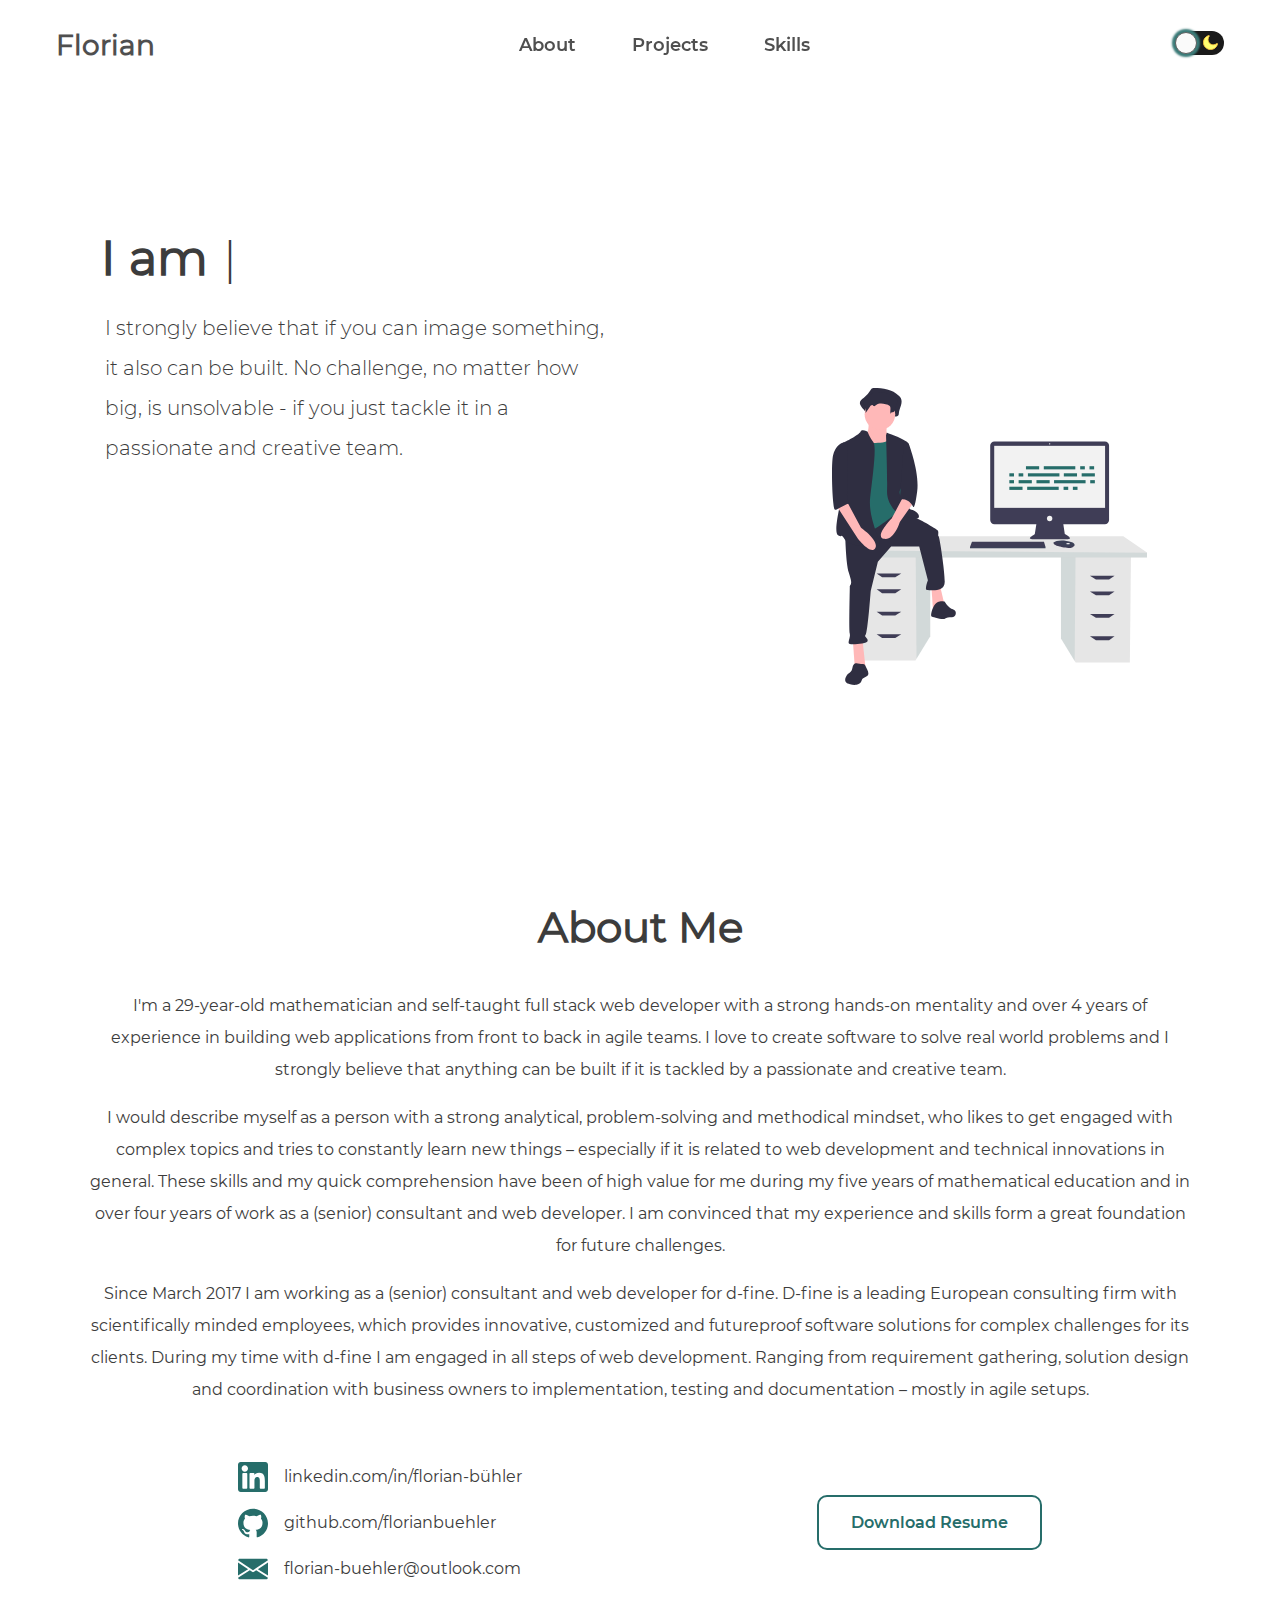
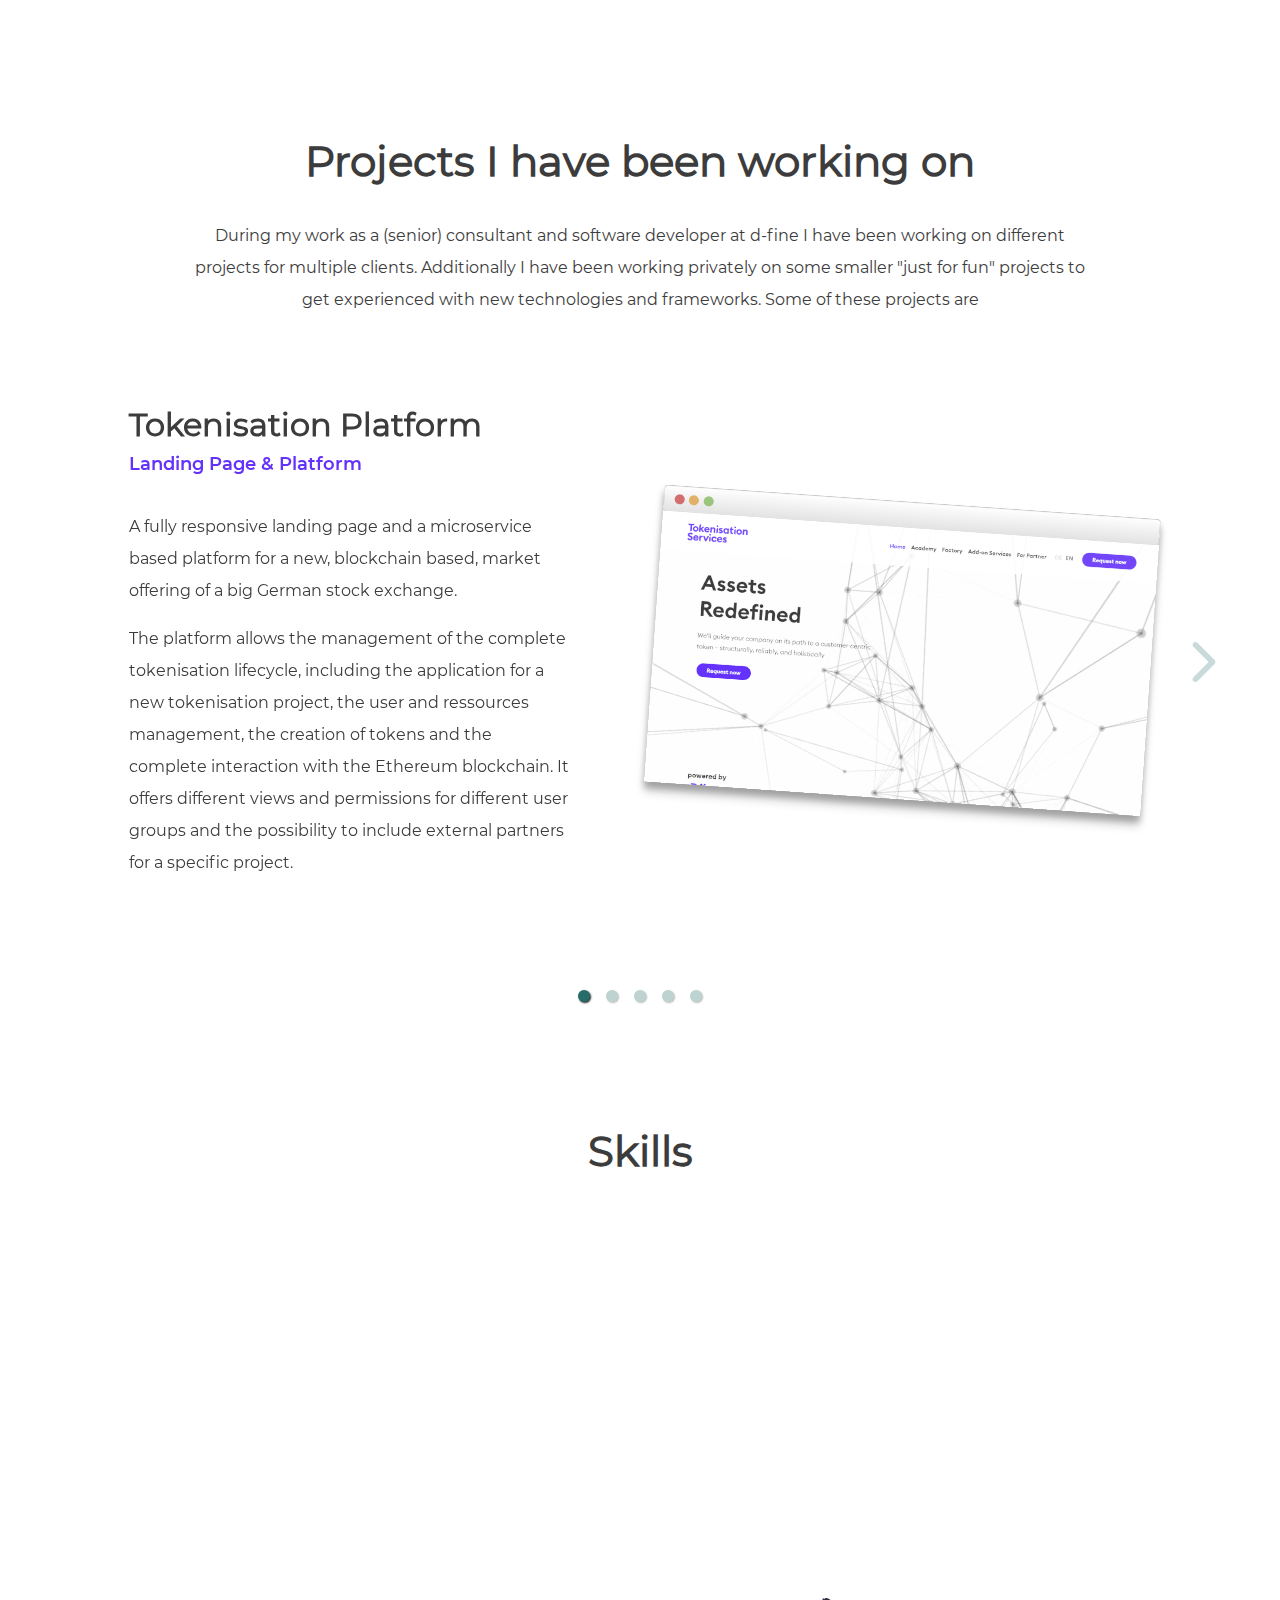
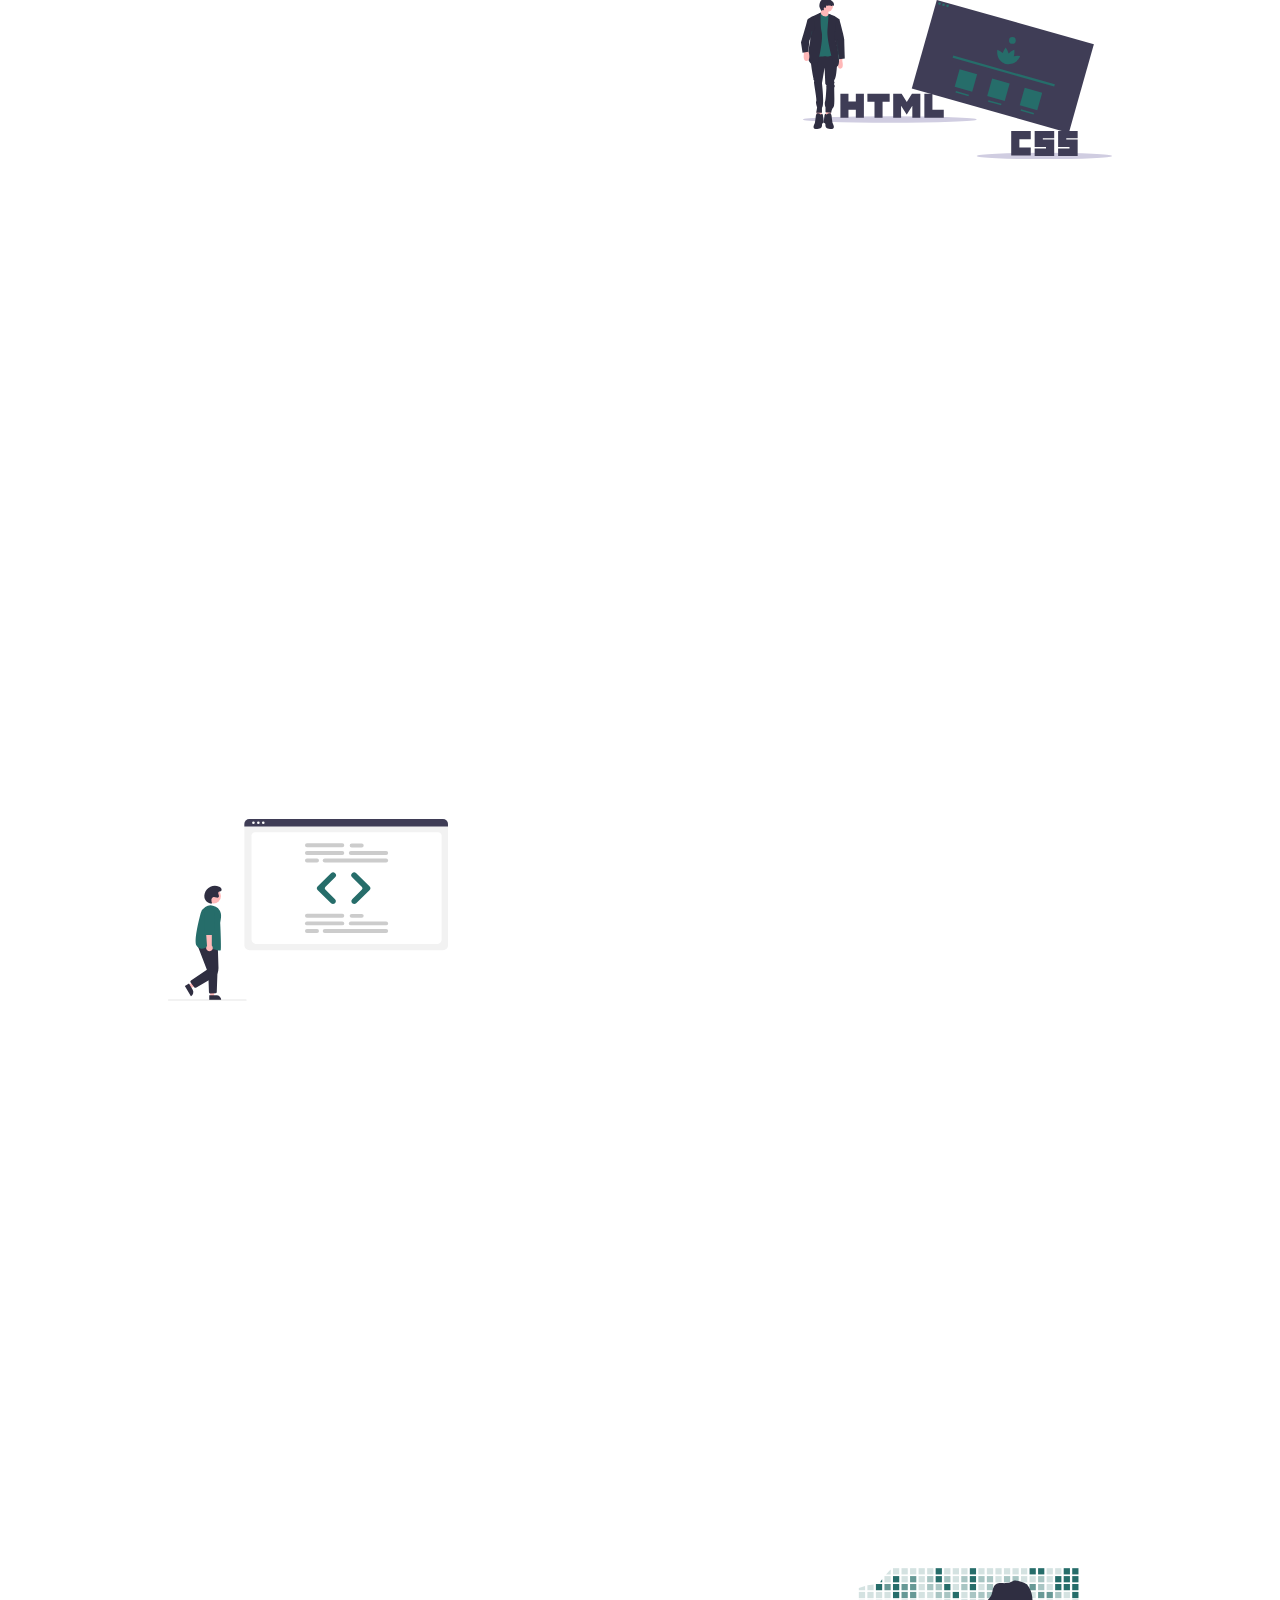
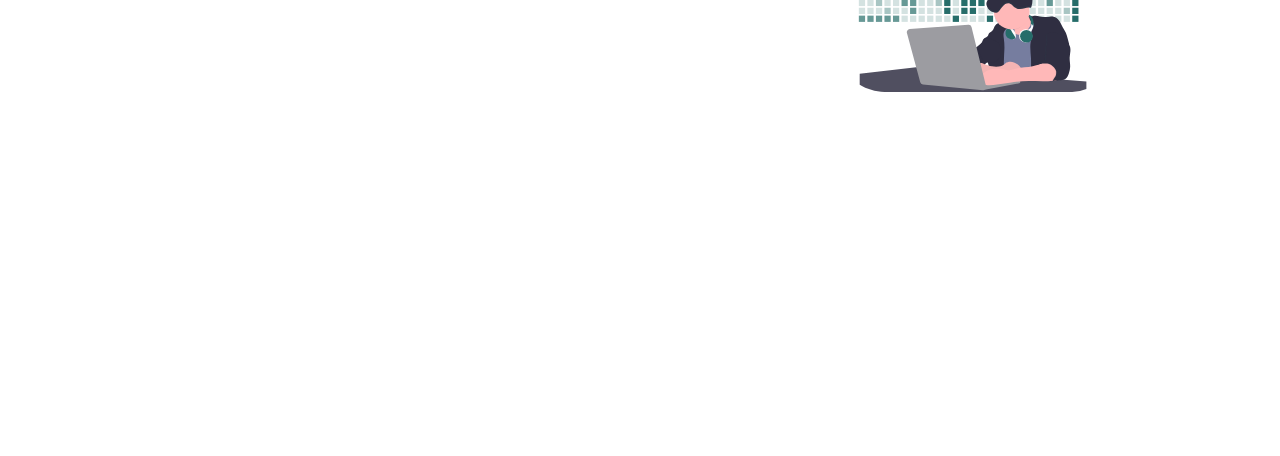
<file: index.html>
<!DOCTYPE html><html lang="eng"><head><meta charSet="utf-8"/><meta http-equiv="x-ua-compatible" content="ie=edge"/><meta name="viewport" content="width=device-width, initial-scale=1, shrink-to-fit=no"/><style data-href="/styles.dc4ebe631028c240b1eb.css" id="gatsby-global-css">.styles-module--wrapper--1tloD{position:-webkit-sticky;position:sticky;z-index:10;top:0;width:100%;height:90px;padding:0 1.5rem;background:var(--background);opacity:.9}@media only screen and (min-width:1080px){.styles-module--wrapper--1tloD{position:relative;padding:0 3.5rem}}.styles-module--container--2Hmc_{display:flex;width:100%;max-width:1550px;height:100%;flex-direction:row;align-items:center;justify-content:space-between;margin:0 auto}.styles-module--container--2Hmc_ .styles-module--logo--1yQ4W h2{margin:0;font-size:20px}@media only screen and (min-width:1080px){.styles-module--container--2Hmc_ .styles-module--logo--1yQ4W h2{margin:0;font-size:28px}}.styles-module--container--2Hmc_ .styles-module--navigation--2aQQO{position:fixed;z-index:9;top:90px;right:-290px;display:flex;min-width:290px;height:calc(100vh - 90px);flex-direction:column;align-items:center;padding:40px 20px;margin:0;background:var(--primary);-webkit-overflow-scrolling:touch;overflow-y:auto;transition:right .5s ease}.styles-module--container--2Hmc_ .styles-module--navigation--2aQQO nav{display:flex;flex-direction:column;align-items:center;margin:0 auto;font-size:18px}.styles-module--container--2Hmc_ .styles-module--navigation--2aQQO nav a{margin:.85rem;color:#fff;cursor:pointer;font-family:Montserrat-SemiBold,Helvetica Neue,Arial,sans-serif}@media only screen and (min-width:1080px){.styles-module--container--2Hmc_ .styles-module--navigation--2aQQO nav a:before{position:absolute;z-index:-1;right:100%;bottom:-2px;left:0;height:2px;background:var(--primary);content:"";transition:.3s ease-in-out 0s}}@media only screen and (min-width:1080px){.styles-module--container--2Hmc_ .styles-module--navigation--2aQQO nav a:active:before,.styles-module--container--2Hmc_ .styles-module--navigation--2aQQO nav a:focus:before,.styles-module--container--2Hmc_ .styles-module--navigation--2aQQO nav a:hover:before{right:0}}@media only screen and (min-width:1080px){.styles-module--container--2Hmc_ .styles-module--navigation--2aQQO nav a:active,.styles-module--container--2Hmc_ .styles-module--navigation--2aQQO nav a:focus,.styles-module--container--2Hmc_ .styles-module--navigation--2aQQO nav a:hover{border-bottom:2px solid transparent}}@media only screen and (min-width:1080px){.styles-module--container--2Hmc_ .styles-module--navigation--2aQQO nav a{position:relative;display:block;padding:.15rem 0;border-top:2px solid transparent;border-bottom:2px solid transparent;margin:0 1.75rem;-webkit-backface-visibility:hidden;backface-visibility:hidden;color:var(--text-color);font-weight:400;text-decoration:none;transform:translateZ(0)}}@media only screen and (min-width:1080px){.styles-module--container--2Hmc_ .styles-module--navigation--2aQQO nav{flex-direction:row}}.styles-module--container--2Hmc_ .styles-module--navigation-is-active--dvN_G{color:#ababab!important}@media only screen and (min-width:1080px){.styles-module--container--2Hmc_ .styles-module--navigation-is-active--dvN_G{color:var(--primary)!important}}.styles-module--container--2Hmc_ .styles-module--navigation-open--3xJAV{right:0}@media only screen and (min-width:1080px){.styles-module--container--2Hmc_ .styles-module--navigation-open--3xJAV{display:none}}.styles-module--container--2Hmc_ .styles-module--navigation--2aQQO .styles-module--button--3vCJO{width:200px}@media only screen and (min-width:1080px){.styles-module--container--2Hmc_ .styles-module--navigation--2aQQO .styles-module--button--3vCJO{width:125px;border-color:var(--primary);background:var(--primary)}.styles-module--container--2Hmc_ .styles-module--navigation--2aQQO .styles-module--button--3vCJO span{color:#fff}.styles-module--container--2Hmc_ .styles-module--navigation--2aQQO .styles-module--button--3vCJO:hover{background:#fff}.styles-module--container--2Hmc_ .styles-module--navigation--2aQQO .styles-module--button--3vCJO:hover span{color:var(--primary)}}.styles-module--container--2Hmc_ .styles-module--navigation--2aQQO .styles-module--button-margin--3Skhg{margin-top:.75rem}@media only screen and (min-width:1080px){.styles-module--container--2Hmc_ .styles-module--navigation--2aQQO .styles-module--button-margin--3Skhg{margin:0 0 0 .75rem}}@media only screen and (min-width:1080px){.styles-module--container--2Hmc_ .styles-module--navigation--2aQQO{position:relative;top:0;right:0;height:100%;flex-direction:row;padding:0;margin:auto 0;background:transparent}}.styles-module--header-nav-toggle-button--1l3_R{position:relative;z-index:10;align-self:flex-start;padding:8px;border:0;margin:auto 2px auto auto;-webkit-appearance:none;-moz-appearance:none;appearance:none;background:transparent;color:var(--primary);cursor:pointer;outline:none}.styles-module--header-nav-toggle-button--1l3_R svg{display:block;width:24px;height:20px;fill:var(--primary);stroke:var(--primary)}@media only screen and (min-width:1080px){.styles-module--header-nav-toggle-button--1l3_R{display:none}}.styles-module--header-nav-toggle-button-open--36XNw{color:var(--primary)}.styles-module--visible-on-mobile--6mH3j{margin-top:1rem}.styles-module--visible-on-mobile--6mH3j .react-toggle-track{background:#3c3c3c!important}@media only screen and (min-width:660px){.styles-module--visible-on-mobile--6mH3j{display:none}}.styles-module--visible-on-tablet--1mym2{display:none}@media only screen and (min-width:660px){.styles-module--visible-on-tablet--1mym2{display:block}}.react-toggle{position:relative;display:inline-block;padding:0;border:0;background-color:transparent;cursor:pointer;touch-action:pan-x;-webkit-user-select:none;-ms-user-select:none;user-select:none}.react-toggle-screenreader-only{position:absolute;overflow:hidden;width:1px;height:1px;padding:0;border:0;margin:-1px;clip:rect(0 0 0 0)}.react-toggle-track{position:relative;width:50px;height:24px;padding:0;background-color:#000;border-radius:30px;transition:all .2s ease}.react-toggle--checked .react-toggle-track{background-color:var(--primary)}.react-toggle-track-check{position:absolute;top:0;bottom:0;left:8px;width:14px;height:14px;margin-top:auto;margin-bottom:auto;line-height:0;opacity:0;transition:opacity .25s ease}.react-toggle--checked .react-toggle-track-check{opacity:1}.react-toggle-track-x{position:absolute;top:0;right:6px;bottom:0;width:15px;height:15px;margin:auto 0;line-height:0;opacity:1;transition:opacity .25s ease}.react-toggle--checked .react-toggle-track-x{opacity:0}.react-toggle-thumb{position:absolute;top:1px;left:1px;width:22px;height:22px;box-sizing:border-box;border:1px solid #4d4d4d;background-color:#fafafa;border-radius:50%;box-shadow:0 0 2px 3px var(--primary);transition:all .25s ease}.react-toggle--checked .react-toggle-thumb{left:27px;border-color:var(--primary)}.icons-module--icon--tpOeG svg{width:15px;height:15px}

/*! normalize.css v8.0.1 | MIT License | github.com/necolas/normalize.css */html{line-height:1.15;-webkit-text-size-adjust:100%;-moz-text-size-adjust:100%;text-size-adjust:100%}body{margin:0}main{display:block}h1{margin:.67em 0;font-size:2em}hr{overflow:visible;height:0;box-sizing:content-box}pre{font-family:monospace,monospace;font-size:1em}a{background-color:transparent}abbr[title]{border-bottom:0;text-decoration:underline;-webkit-text-decoration:underline dotted;text-decoration:underline dotted}b,strong{font-weight:bolder}code,kbd,samp{font-family:monospace,monospace;font-size:1em}small{font-size:80%}sub,sup{position:relative;font-size:75%;line-height:0;vertical-align:baseline}sub{bottom:-.25em}sup{top:-.5em}img{border-style:none}button,input,optgroup,select,textarea{margin:0;font-family:inherit;font-size:100%;line-height:1.15}button,input{overflow:visible}button,select{text-transform:none}[type=button],[type=reset],[type=submit],button{-webkit-appearance:button;-moz-appearance:button;appearance:button}[type=button]::-moz-focus-inner,[type=reset]::-moz-focus-inner,[type=submit]::-moz-focus-inner,button::-moz-focus-inner{padding:0;border-style:none}[type=button]:-moz-focusring,[type=reset]:-moz-focusring,[type=submit]:-moz-focusring,button:-moz-focusring{outline:1px dotted ButtonText}fieldset{padding:.35em .75em .625em}legend{display:table;max-width:100%;box-sizing:border-box;padding:0;color:inherit;white-space:normal}progress{vertical-align:baseline}textarea{overflow:auto}[type=checkbox],[type=radio]{box-sizing:border-box;padding:0}[type=number]::-webkit-inner-spin-button,[type=number]::-webkit-outer-spin-button{height:auto}[type=search]{-webkit-appearance:textfield;-moz-appearance:textfield;appearance:textfield;outline-offset:-2px}[type=search]::-webkit-search-decoration{-webkit-appearance:none;appearance:none}::-webkit-file-upload-button{-webkit-appearance:button;appearance:button;font:inherit}details{display:block}summary{display:list-item}[hidden],template{display:none}:root{--text-color:#3c3c3c;--background:#fff;--medium-grey-transparent:hsla(0,0%,48.6%,0.6)}:root,:root.dark{--primary:#266d6a}:root.dark{--text-color:#dadada;--background:#171717;--medium-grey-transparent:hsla(0,0%,48.6%,0.2)}@font-face{font-family:Montserrat-Light;font-style:normal;font-weight:300;src:local("Montserrat-Light"),url(/static/montserrat-v15-latin-300-67b63e411b17fbff10ed15b629d9e691.woff2) format("woff2"),url(/static/montserrat-v15-latin-300-8dc95fab9cf98d02ca8d76e97d3dff60.woff) format("woff")}@font-face{font-family:Montserrat-Regular;font-style:normal;font-weight:400;src:local("Montserrat-Regular"),url(/static/montserrat-v15-latin-regular-eb22b8eb674c92c3f85a0b50a44a90cc.woff2) format("woff2"),url(/static/montserrat-v15-latin-regular-8102c4838f9e3d08dad644290a9cb701.woff) format("woff")}@font-face{font-family:Montserrat-SemiBold;font-style:normal;font-weight:600;src:local("Montserrat-SemiBold"),url(/static/montserrat-v15-latin-600-0a263041d4aae16eee447e79da019dda.woff2) format("woff2"),url(/static/montserrat-v15-latin-600-7c839d15a6f54e7025ba8c0c4b333e8f.woff) format("woff")}@font-face{font-family:Montserrat-Bold;font-style:normal;font-weight:700;src:local("Montserrat-Bold"),url(/static/montserrat-v15-latin-700-704b38329dc4e01c1cbdadc5c2c8ce4f.woff2) format("woff2"),url(/static/montserrat-v15-latin-700-80f10bd382f0df1cd650fec59f3c9394.woff) format("woff")}*{box-sizing:border-box;padding:0;margin:0;color:var(--text-color);transition:.3s ease-in-out 0s}*,h1,h2,h3,h4,h5,h6{font-family:Montserrat-Regular,Helvetica Neue,Arial,sans-serif}h1,h2,h3,h4,h5,h6{font-weight:600}h1{margin-bottom:28px;font-size:28px;line-height:36px}@media only screen and (min-width:660px){h1{font-size:36px;line-height:48px}}@media only screen and (min-width:1080px){h1{margin-bottom:20px;font-size:48px;line-height:1.25}}h2{margin-bottom:15px;font-size:36px;line-height:1.5}@media only screen and (min-width:660px){h2{font-size:36px;line-height:1.5}}@media only screen and (min-width:1080px){h2{font-size:42px;line-height:54px}}h3{margin-bottom:15px;font-size:24px;line-height:28px}@media only screen and (min-width:660px){h3{font-size:28px;line-height:32px}}@media only screen and (min-width:1080px){h3{font-size:32px;line-height:40px}}h4{margin-bottom:10px;font-size:20px;line-height:28px}@media only screen and (min-width:660px){h4{font-size:22px;line-height:30px}}@media only screen and (min-width:1080px){h4{font-size:24px;line-height:30px}}h5{margin-bottom:10px;font-size:18px;line-height:26px}@media only screen and (min-width:660px){h5{font-size:20px;line-height:26px}}@media only screen and (min-width:1080px){h5{font-size:20px;line-height:26px}}h6{margin-bottom:10px;font-size:12px;line-height:1.75}@media only screen and (min-width:660px){h6{font-size:13px;line-height:18px}}@media only screen and (min-width:1080px){h6{font-size:13px;line-height:18px}}p,span{font-size:1rem;line-height:2}@media only screen and (min-width:660px){p,span{font-size:1rem}}@media only screen and (min-width:1080px){p,span{font-size:1rem}}a{text-decoration:none}.styles-module--page-template--29n2f{display:flex;min-height:100vh;flex-direction:column;background-color:var(--background)}.styles-module--page-template--29n2f .styles-module--main--3QexD{position:relative;flex:1 1}.styles-module--wrapper--206Nz{width:100%;padding:0 1.5rem}@media only screen and (min-width:1080px){.styles-module--wrapper--206Nz{padding:0 3.5rem}}.styles-module--container--1LbOg{max-width:1550px;margin:auto}.styles-module--container--1EYRg{display:flex;min-height:calc(100vh - 90px);flex-direction:column}.styles-module--top--4F_tt{flex-grow:1}.styles-module--content--juCn7{display:flex;width:100%;flex-direction:column}@media only screen and (min-width:1080px){.styles-module--content--juCn7{flex-direction:row;justify-content:space-around}}.styles-module--content--juCn7 .styles-module--text--NBpup{width:100%;height:100%}@media only screen and (min-width:1080px){.styles-module--content--juCn7 .styles-module--text--NBpup{width:55%}}.styles-module--content--juCn7 .styles-module--text--NBpup .styles-module--title--3_FdP{display:flex;flex-direction:column;align-items:flex-start;font-family:Montserrat-Regular,Helvetica Neue,Arial,sans-serif;font-size:36px;text-wrap:normal}@media only screen and (min-width:1080px){.styles-module--content--juCn7 .styles-module--text--NBpup .styles-module--title--3_FdP{flex-direction:row;align-items:center;font-size:48px}}.styles-module--content--juCn7 .styles-module--text--NBpup .styles-module--title--3_FdP .styles-module--typewriter-wrapper--dIOY9{color:var(--primary);font-family:Montserrat-Regular,Helvetica Neue,Arial,sans-serif;font-size:36px;line-height:1.25}@media only screen and (min-width:1080px){.styles-module--content--juCn7 .styles-module--text--NBpup .styles-module--title--3_FdP .styles-module--typewriter-wrapper--dIOY9{margin-left:.9rem;font-size:48px}}.styles-module--content--juCn7 .styles-module--text--NBpup .styles-module--title--3_FdP .styles-module--typewriter-cursor--NxSvw{margin-left:1px;animation:styles-module--typewriter-cursor--NxSvw 1s infinite;font-family:Montserrat-Light,Helvetica Neue,Arial,sans-serif;font-size:36px;font-weight:200;line-height:1.25}@media only screen and (min-width:1080px){.styles-module--content--juCn7 .styles-module--text--NBpup .styles-module--title--3_FdP .styles-module--typewriter-cursor--NxSvw{font-size:48px}}.styles-module--content--juCn7 .styles-module--text--NBpup p{font-family:Montserrat-Light,Helvetica Neue,Arial,sans-serif}@media only screen and (min-width:1080px){.styles-module--content--juCn7 .styles-module--text--NBpup p{padding-left:.3rem;margin-right:8rem;font-size:20px}}.styles-module--content--juCn7 .styles-module--img--3zgpH{width:60%;height:100%;margin:4rem auto 0}@media only screen and (min-width:1080px){.styles-module--content--juCn7 .styles-module--img--3zgpH{width:27%;margin:12rem 2rem 0 0}}.styles-module--content--juCn7 .styles-module--img--3zgpH svg{width:100%;height:auto;fill:var(--primary)}.styles-module--bottom--2y3Km{flex-grow:2}@keyframes styles-module--typewriter-cursor--NxSvw{0%{opacity:0}50%{opacity:1}to{opacity:0}}.styles-module--container--22Nbw{display:flex;width:100%;max-width:1100px;min-height:400px;flex-direction:column;align-items:center;margin-bottom:8rem}.styles-module--container--22Nbw h2{margin-bottom:1.75rem}.styles-module--container--22Nbw p{margin:.5rem 0;text-align:left}@media only screen and (min-width:1080px){.styles-module--container--22Nbw p{text-align:center}}.styles-module--additional-information--2zDeT{display:flex;width:100%;flex-direction:column;align-items:center;justify-content:space-around;margin-top:2rem}@media only screen and (min-width:1080px){.styles-module--additional-information--2zDeT{flex-direction:row}}.styles-module--additional-information--2zDeT ul{margin-bottom:3rem;list-style:none}@media only screen and (min-width:1080px){.styles-module--additional-information--2zDeT ul{margin-bottom:0}}.styles-module--additional-information--2zDeT ul .styles-module--item--aVjDV{display:flex;flex-direction:row;align-items:center;margin:1.5rem 0}@media only screen and (min-width:1080px){.styles-module--additional-information--2zDeT ul .styles-module--item--aVjDV{margin:1rem 0}}.styles-module--additional-information--2zDeT ul .styles-module--item--aVjDV svg{width:auto;height:30px;fill:var(--primary)}.styles-module--additional-information--2zDeT ul .styles-module--item--aVjDV a{margin-left:1rem}.styles-module--additional-information--2zDeT ul .styles-module--item--aVjDV a:hover{color:var(--primary)}.styles-module--button--1mWID{padding:1rem 2rem;border:2px solid var(--primary);border-radius:10px;color:var(--primary);font-family:Montserrat-SemiBold,Helvetica Neue,Arial,sans-serif}.styles-module--button--1mWID:hover{background:var(--primary);color:#fff}.styles-module--container--2IVAq{display:flex;width:100%;flex-direction:column-reverse;padding-bottom:2rem;margin-top:3rem}@media only screen and (min-width:1080px){.styles-module--container--2IVAq{height:700px;flex-direction:row;justify-content:space-around;padding:0 2rem 2rem;margin-top:0}}.styles-module--content-wrapper--2GbKI{display:flex;width:100%;height:100%;flex-direction:column}@media only screen and (min-width:1080px){.styles-module--content-wrapper--2GbKI{width:40%}}.styles-module--content-wrapper--2GbKI .styles-module--content--plZmv{display:flex;width:100%;flex-direction:column;align-items:center}@media only screen and (min-width:1080px){.styles-module--content-wrapper--2GbKI .styles-module--content--plZmv{align-items:flex-start}}.styles-module--content-wrapper--2GbKI .styles-module--content--plZmv h3{margin-bottom:.25rem}.styles-module--content-wrapper--2GbKI .styles-module--content--plZmv h4{margin-bottom:2rem;font-family:Montserrat-SemiBold,Helvetica Neue,Arial,sans-serif;font-size:18px}.styles-module--content-wrapper--2GbKI .styles-module--content--plZmv p{margin-bottom:1rem;text-align:center}@media only screen and (min-width:1080px){.styles-module--content-wrapper--2GbKI .styles-module--content--plZmv p{text-align:left}}.styles-module--content-wrapper--2GbKI .styles-module--bottom--3ZhWY,.styles-module--content-wrapper--2GbKI .styles-module--top--2x5Xb{flex:1 1}.styles-module--img-wrapper--1nvAI{display:flex;width:80%;height:100%;flex-direction:column;margin:0 auto 3rem}@media only screen and (min-width:1080px){.styles-module--img-wrapper--1nvAI{width:45%;margin:0}}.styles-module--top--2x5Xb{flex:3 1}.styles-module--img--1oOqw{box-shadow:0 10px 10px rgba(0,0,0,.19),0 6px 6px rgba(0,0,0,.23);transform:rotate(4deg)}.styles-module--bottom--3ZhWY{flex:3 1}.styles-module--container--11mvy{display:flex;min-height:100vh;flex-direction:column}.styles-module--top--23nOQ{flex:1 1}.styles-module--content--yDTdf{display:flex;width:100%;flex-direction:column;align-items:center}.styles-module--content--yDTdf h2{margin-bottom:2rem;text-align:center}.styles-module--content--yDTdf>p{text-align:center}@media only screen and (min-width:1080px){.styles-module--content--yDTdf>p{padding:0 8rem}}.styles-module--bottom--wjyJT{flex:2 1}.carousel-root{width:100%}.dot{width:12px!important;height:12px!important;background:var(--primary)!important;outline:none}.styles-module--arrow--s4yx_{position:absolute;z-index:2;bottom:calc(50% - 20px);display:none;padding:0;border:0;background:transparent;cursor:pointer;outline:none}@media only screen and (min-width:1080px){.styles-module--arrow--s4yx_{display:block}}.styles-module--arrow--s4yx_ svg{width:auto;height:40px;fill:var(--primary);opacity:.25}.styles-module--arrow--s4yx_ svg:hover{opacity:1}.styles-module--arrowPrev--3o8Dq{left:0}.styles-module--arrowPrev--3o8Dq svg{transform:rotate(180deg)}.styles-module--arrowNext--3laaZ{right:0}.styles-module--helfr-app-color--1JUU-,.styles-module--helfr-landing-page-color--gcbC0,.styles-module--token-platform-color--16fZ5{color:#6432fa}.styles-module--hacker-news-color--39Er-{color:#14b8a6}.styles-module--campr-color--3rndv{color:#2196f3}.styles-module--helfr-app-img--QIt-x{box-shadow:none}.styles-module--helfr-app-img--QIt-x>img{width:120%!important;margin-left:-2rem}.carousel.carousel-slider .control-arrow,.carousel .control-arrow{transition:all .25s ease-in;opacity:.4;filter:alpha(opacity=40);position:absolute;z-index:2;top:20px;background:none;border:0;font-size:32px;cursor:pointer}.carousel .control-arrow:focus,.carousel .control-arrow:hover{opacity:1;filter:alpha(opacity=100)}.carousel.carousel-slider .control-arrow:before,.carousel .control-arrow:before{margin:0 5px;display:inline-block;border-top:8px solid transparent;border-bottom:8px solid transparent;content:""}.carousel .control-disabled.control-arrow{opacity:0;filter:alpha(opacity=0);cursor:inherit;display:none}.carousel .control-prev.control-arrow{left:0}.carousel .control-prev.control-arrow:before{border-right:8px solid #fff}.carousel .control-next.control-arrow{right:0}.carousel .control-next.control-arrow:before{border-left:8px solid #fff}.carousel-root{outline:none}.carousel{position:relative;width:100%}.carousel *{box-sizing:border-box}.carousel img{width:100%;display:inline-block;pointer-events:none}.carousel .carousel{position:relative}.carousel .control-arrow{outline:0;border:0;background:none;top:50%;margin-top:-13px;font-size:18px}.carousel .thumbs-wrapper{margin:20px;overflow:hidden}.carousel .thumbs{transition:all .15s ease-in;transform:translateZ(0);position:relative;list-style:none;white-space:nowrap}.carousel .thumb{transition:border .15s ease-in;display:inline-block;margin-right:6px;white-space:nowrap;overflow:hidden;border:3px solid #fff;padding:2px}.carousel .thumb:focus{border:3px solid #ccc;outline:none}.carousel .thumb.selected,.carousel .thumb:hover{border:3px solid #333}.carousel .thumb img{vertical-align:top}.carousel.carousel-slider{position:relative;margin:0;overflow:hidden}.carousel.carousel-slider .control-arrow{top:0;color:#fff;font-size:26px;bottom:0;margin-top:0;padding:5px}.carousel.carousel-slider .control-arrow:hover{background:rgba(0,0,0,.2)}.carousel .slider-wrapper{overflow:hidden;margin:auto;width:100%;transition:height .15s ease-in}.carousel .slider-wrapper.axis-horizontal .slider{-ms-box-orient:horizontal;display:-moz-flex;display:flex}.carousel .slider-wrapper.axis-horizontal .slider .slide{flex-direction:column;flex-flow:column}.carousel .slider-wrapper.axis-vertical{-ms-box-orient:horizontal;display:-moz-flex;display:flex}.carousel .slider-wrapper.axis-vertical .slider{flex-direction:column}.carousel .slider{margin:0;padding:0;position:relative;list-style:none;width:100%}.carousel .slider.animated{transition:all .35s ease-in-out}.carousel .slide{min-width:100%;margin:0;position:relative;text-align:center}.carousel .slide img{width:100%;vertical-align:top;border:0}.carousel .slide iframe{display:inline-block;width:calc(100% - 80px);margin:0 40px 40px;border:0}.carousel .slide .legend{transition:all .5s ease-in-out;position:absolute;bottom:40px;left:50%;margin-left:-45%;width:90%;border-radius:10px;background:#000;color:#fff;padding:10px;font-size:12px;text-align:center;opacity:.25;transition:opacity .35s ease-in-out}.carousel .control-dots{position:absolute;bottom:0;margin:10px 0;padding:0;text-align:center;width:100%;z-index:1}@media (min-width:960px){.carousel .control-dots{bottom:0}}.carousel .control-dots .dot{transition:opacity .25s ease-in;opacity:.3;filter:alpha(opacity=30);box-shadow:1px 1px 2px rgba(0,0,0,.9);background:#fff;border-radius:50%;width:8px;height:8px;cursor:pointer;display:inline-block;margin:0 8px}.carousel .control-dots .dot.selected,.carousel .control-dots .dot:hover{opacity:1;filter:alpha(opacity=100)}.carousel .carousel-status{position:absolute;top:0;right:0;padding:5px;font-size:10px;text-shadow:1px 1px 1px rgba(0,0,0,.9);color:#fff}.carousel:hover .slide .legend{opacity:1}.styles-module--skill-collection--3_7t0{display:flex;width:100%;align-items:center;justify-content:space-between;margin:1.5rem 0}@media only screen and (min-width:1080px){.styles-module--skill-collection--3_7t0{flex-direction:row;align-items:normal;padding:0 3rem;margin:3rem 0}}.styles-module--contentWrapper--2Y_CT{width:100%}@media only screen and (min-width:1080px){.styles-module--contentWrapper--2Y_CT{width:55%}}.styles-module--contentWrapper--2Y_CT ul{list-style:none}.styles-module--imgWrapper--2kVEX{display:flex;width:80%;flex-direction:column}@media only screen and (min-width:1080px){.styles-module--imgWrapper--2kVEX{width:35%}}@media only screen and (min-width:1080px){.styles-module--imgWrapper-left--2hAgb{padding-right:4rem}}@media only screen and (min-width:1080px){.styles-module--imgWrapper-right--1L3yR{padding-left:4rem}}.styles-module--top--3nBLh{flex-grow:2}.styles-module--img--3ZJh8 svg{display:block;width:100%;height:auto;fill:var(--primary)}.styles-module--bottom--6Beet{min-height:2rem;flex-grow:1}.styles-module--left--3WjKH{flex-direction:column-reverse}@media only screen and (min-width:1080px){.styles-module--left--3WjKH{flex-direction:row}}.styles-module--right--7GlhK{flex-direction:column-reverse}@media only screen and (min-width:1080px){.styles-module--right--7GlhK{flex-direction:row-reverse}}.styles-module--card--1eDiE{display:flex;width:100%;flex-direction:row}.styles-module--card--1eDiE .styles-module--visualization--WSoW9{display:flex;flex-direction:column;align-items:center}.styles-module--card--1eDiE .styles-module--visualization--WSoW9 .styles-module--bubble--2MBNm{display:flex;width:55px;height:55px;flex-direction:row;align-items:center;justify-content:center;background:var(--medium-grey-transparent);border-radius:50%;color:var(--primary);font-family:Montserrat-SemiBold,Helvetica Neue,Arial,sans-serif;font-size:20px}.styles-module--card--1eDiE .styles-module--visualization--WSoW9 .styles-module--bubble--2MBNm svg{width:32px;height:auto;fill:var(--primary);stroke:var(--primary)}.styles-module--card--1eDiE .styles-module--visualization--WSoW9 .styles-module--line--1XcTY{width:3px;flex-grow:1;background:var(--medium-grey-transparent)}.styles-module--card--1eDiE .styles-module--content--HOIaU{margin-left:1rem}.styles-module--card--1eDiE .styles-module--content--HOIaU .styles-module--title--3R2rZ{display:flex;flex-direction:column;margin-top:2px}@media only screen and (min-width:1080px){.styles-module--card--1eDiE .styles-module--content--HOIaU .styles-module--title--3R2rZ{flex-direction:row;align-items:flex-end;margin-top:12px}}.styles-module--card--1eDiE .styles-module--content--HOIaU .styles-module--title--3R2rZ h4{margin-bottom:0;font-family:Montserrat-SemiBold,Helvetica Neue,Arial,sans-serif}@media only screen and (min-width:1080px){.styles-module--card--1eDiE .styles-module--content--HOIaU .styles-module--title--3R2rZ h4{margin-bottom:10px}}.styles-module--card--1eDiE .styles-module--content--HOIaU .styles-module--title--3R2rZ h5{font-size:14px}@media only screen and (min-width:1080px){.styles-module--card--1eDiE .styles-module--content--HOIaU .styles-module--title--3R2rZ h5{margin-left:1rem}}.styles-module--card--1eDiE .styles-module--content--HOIaU>div:last-of-type{margin-bottom:1.5rem;font-family:Montserrat-Light,Helvetica Neue,Arial,sans-serif;font-size:16px;line-height:1.75}@media only screen and (min-width:1080px){.styles-module--card--1eDiE .styles-module--content--HOIaU>div:last-of-type{font-size:14px}}.styles-module--container--2bVTo{display:flex;width:100%;min-height:calc(100vh - 90px);flex-direction:column;align-items:center;margin:6rem auto 2rem}@media only screen and (min-width:1080px){.styles-module--container--2bVTo{margin:6rem auto 12rem}}.styles-module--container--2bVTo h2{margin-bottom:2rem}.styles-module--backend-dev-skills-img--1gZaJ svg{width:90%;margin:0 auto}@media only screen and (min-width:1080px){.styles-module--backend-dev-skills-img--1gZaJ svg{margin-left:0}}.styles-module--general-dev-skills-img--3sIqB svg{width:90%;margin:0 auto}@media only screen and (min-width:1080px){.styles-module--general-dev-skills-img--3sIqB svg{margin-left:2rem}}</style><meta name="generator" content="Gatsby 2.28.2"/><title data-react-helmet="true">Home | Florian Bühler</title><meta data-react-helmet="true" name="image" content="/xyz"/><meta data-react-helmet="true" name="description"/><meta data-react-helmet="true" property="og:url" content=""/><meta data-react-helmet="true" property="og:title" content="Home | Florian Bühler"/><meta data-react-helmet="true" property="og:description"/><meta data-react-helmet="true" property="og:type" content="website"/><meta data-react-helmet="true" property="og:image" content="/xyz"/><meta data-react-helmet="true" name="twitter:card" content="summary"/><meta data-react-helmet="true" name="twitter:creator" content=""/><meta data-react-helmet="true" name="twitter:title" content="Home | Florian Bühler"/><meta data-react-helmet="true" name="twitter:description"/><meta data-react-helmet="true" name="twitter:image" content="/xyz"/><script> (function() { function setTheme(theme) { if (theme === 'dark') { document.documentElement.className = 'dark'; } else { document.documentElement.className = ''; } window.__theme = theme; }; window.__setPreferredTheme = function(theme) { setTheme(theme); try { localStorage.setItem('preferred-theme', theme); } catch (e) {} }; var preferredTheme; try { preferredTheme = localStorage.getItem('preferred-theme'); } catch (e) {} window.__themeListeners = []; var darkQuery = window.matchMedia('(prefers-color-scheme: dark)'); darkQuery.addListener(function(e) { window.__setPreferredTheme(e.matches ? 'dark' : 'light'); window.__themeListeners.forEach(function(listener) { listener(); }); }); setTheme(preferredTheme || (darkQuery.matches ? 'dark' : 'light')); })(); </script><link as="script" rel="preload" href="/webpack-runtime-f6f1e45648152914e53c.js"/><link as="script" rel="preload" href="/framework-06f646d936b841f99ebd.js"/><link as="script" rel="preload" href="/app-eac00e4305739a295a85.js"/><link as="script" rel="preload" href="/styles-c4fa86dfd4ad05097eee.js"/><link as="script" rel="preload" href="/component---src-pages-index-tsx-d81d169b3f8b29fb2d48.js"/><link as="fetch" rel="preload" href="/page-data\index\page-data.json" crossorigin="anonymous"/><link as="fetch" rel="preload" href="/page-data/sq/d/2397629278.json" crossorigin="anonymous"/><link as="fetch" rel="preload" href="/page-data\app-data.json" crossorigin="anonymous"/></head><body><div id="___gatsby"><div style="outline:none" tabindex="-1" id="gatsby-focus-wrapper"><div class="styles-module--page-template--29n2f"><header class="styles-module--wrapper--1tloD"><div class="styles-module--container--2Hmc_"><div class="styles-module--logo--1yQ4W"><a><h2>Florian</h2></a></div><div class="styles-module--navigation--2aQQO "><nav><a>About</a><a>Projects</a><a>Skills</a></nav><div class="styles-module--visible-on-mobile--6mH3j"></div></div><div class="styles-module--visible-on-tablet--1mym2"></div><button class="styles-module--header-nav-toggle-button--1l3_R "><svg xmlns="http://www.w3.org/2000/svg" width="24" height="20" viewBox="0 0 24 20"><g fill-rule="evenodd"><path d="M0 0h24v4H0zM0 8h24v4H0zM0 16h24v4H0z"></path></g></svg></button></div></header><main class="styles-module--main--3QexD"><section id="heroHeader" class="styles-module--wrapper--206Nz"><div class="styles-module--container--1LbOg styles-module--container--1EYRg"><div class="styles-module--top--4F_tt"></div><div class="styles-module--content--juCn7"><div class="styles-module--text--NBpup"><h1 class="styles-module--title--3_FdP">I am<div class="Typewriter" data-testid="typewriter-wrapper"></div></h1><p>I strongly believe that if you can image something, it also can be built. No challenge, no matter how big, is unsolvable - if you just tackle it in a passionate and creative team.</p></div><div class="styles-module--img--3zgpH"><svg id="b52d7e2d-d80f-4111-b6ed-d15502ee1edd" data-name="Layer 1" width="711.1879" height="669.68268" viewBox="0 0 711.1879 669.68268"><title>feeling_proud</title><polygon points="516.326 380.018 516.326 565.013 547.27 615.443 549.625 619.279 671.722 619.279 674.189 380.018 516.326 380.018" fill="#e6e6e6"></polygon><polygon points="516.326 380.018 516.326 565.013 547.27 615.443 549.169 380.018 516.326 380.018" opacity="0.1"></polygon><polygon points="221.566 375.084 221.566 560.08 190.622 610.51 188.267 614.345 66.17 614.345 63.703 375.084 221.566 375.084" fill="#e6e6e6"></polygon><polygon points="221.566 375.084 221.566 560.08 190.622 610.51 188.723 375.084 221.566 375.084" opacity="0.1"></polygon><polygon points="711.188 371.385 711.188 382.484 47.67 382.484 47.67 366.451 109.335 334.385 656.923 334.385 711.188 371.385" fill="#e6e6e6"></polygon><polygon points="711.188 371.385 711.188 382.484 47.67 382.484 47.67 366.451 711.188 371.385" opacity="0.1"></polygon><polygon points="142.635 426.883 113.035 426.883 100.702 418.25 156.201 418.25 142.635 426.883" fill="#3f3d56"></polygon><polygon points="142.635 462.649 113.035 462.649 100.702 454.016 156.201 454.016 142.635 462.649" fill="#3f3d56"></polygon><polygon points="142.635 513.215 113.035 513.215 100.702 504.581 156.201 504.581 142.635 513.215" fill="#3f3d56"></polygon><polygon points="142.635 563.78 113.035 563.78 100.702 555.147 156.201 555.147 142.635 563.78" fill="#3f3d56"></polygon><polygon points="595.257 431.816 624.857 431.816 637.19 423.183 581.691 423.183 595.257 431.816" fill="#3f3d56"></polygon><polygon points="595.257 467.582 624.857 467.582 637.19 458.949 581.691 458.949 595.257 467.582" fill="#3f3d56"></polygon><polygon points="595.257 518.148 624.857 518.148 637.19 509.515 581.691 509.515 595.257 518.148" fill="#3f3d56"></polygon><polygon points="595.257 568.713 624.857 568.713 637.19 560.08 581.691 560.08 595.257 568.713" fill="#3f3d56"></polygon><path d="M859.81989,235.61493H610.63446a9.4227,9.4227,0,0,0-9.42389,9.42389V412.89655a9.4227,9.4227,0,0,0,9.42389,9.42388h94.5929l-3.54389,22.62623s-20.25281,10.75927-6.01251,11.07574,81.32764,0,81.32764,0,12.97448,0-7.59479-11.39221l-3.33362-22.30976h93.7497a9.42266,9.42266,0,0,0,9.42388-9.42388V245.03882A9.42266,9.42266,0,0,0,859.81989,235.61493Z" transform="translate(-244.40605 -115.15866)" fill="#3f3d56"></path><rect x="365.82336" y="130.42445" width="249.99557" height="139.87094" fill="#f2f2f2"></rect><circle cx="490.82114" cy="125.99415" r="1.58225" fill="#f2f2f2"></circle><circle cx="490.82114" cy="294.34559" r="6.01255" fill="#f2f2f2"></circle><polygon points="481.452 357.952 481.452 361.117 311.202 361.117 311.202 358.585 311.436 357.952 315.632 346.56 477.971 346.56 481.452 357.952" fill="#3f3d56"></polygon><path d="M791.37558,470.01266c-.31011,1.3259-1.481,2.72467-4.1265,4.04741-9.4935,4.74675-28.797-1.2658-28.797-1.2658s-14.87315-2.53161-14.87315-9.17706a11.86592,11.86592,0,0,1,1.30377-.77528c3.99133-2.11163,17.2253-7.32222,40.69051.22062a9.78618,9.78618,0,0,1,4.46035,2.923A4.667,4.667,0,0,1,791.37558,470.01266Z" transform="translate(-244.40605 -115.15866)" fill="#3f3d56"></path><path d="M791.37558,470.01266c-11.62,4.45247-21.97744,4.78472-32.607-2.59805a23.34328,23.34328,0,0,0-13.88583-4.57268c3.99133-2.11163,17.2253-7.32222,40.69051.22062a9.78618,9.78618,0,0,1,4.46035,2.923A4.667,4.667,0,0,1,791.37558,470.01266Z" transform="translate(-244.40605 -115.15866)" opacity="0.1"></path><ellipse cx="532.40017" cy="350.99016" rx="4.11385" ry="1.2658" fill="#f2f2f2"></ellipse><polygon points="481.452 357.952 481.452 361.117 311.202 361.117 311.202 358.585 311.436 357.952 481.452 357.952" opacity="0.1"></polygon><path d="M339.06751,115.15881a8.55394,8.55394,0,0,0-4.96126,1.1083c-1.476,1.0108-2.40629,2.78162-3.35588,4.42947a52.98576,52.98576,0,0,1-14.43428,16.30464c-4.28894,3.142-9.74169,7.05966-9.00789,12.85269a17.37163,17.37163,0,0,0,2.09058,5.4255c3.9566,7.987,14.75357,14.15926,13.69156,23.27309,3.931-6.58092-1.327-9.835,2.604-16.41586,1.87205-3.134,5.12412-6.67168,7.95054-4.70353.94637.659,1.56777,1.84095,2.55314,2.41917,2.35122,1.37972,4.85259-1.258,6.93387-3.12633,7.17685-6.44263,17.383-4.7548,26.31387-2.74743,4.21624.94767,8.8473,2.191,11.33971,6.2207,3.277,5.29821-3.11344,11.02034-4.72807,17.01049a3.264,3.264,0,0,0,3.50293,4.06214c2.67975-.26434,5.8542-.481,6.01278-1.65694,3.37154.12,7.50269-.26181,8.94728-3.7725a14.76216,14.76216,0,0,0,.69252-4.29319c.5302-5.89718,3.0331-11.27719,4.69119-16.88993s2.37906-12.1905-.41909-17.1668a19.86362,19.86362,0,0,0-3.666-4.45557C379.94,117.67017,359.06259,115.136,339.06751,115.15881Z" transform="translate(-244.40605 -115.15866)" fill="#2f2e41"></path><path d="M326.54375,190.06386s3.4534,28.7784-9.20909,31.08068,11.51136,41.4409,11.51136,41.4409l57.55681,6.90682-13.81364-46.04545s-9.20909-3.45341-3.4534-26.47613S326.54375,190.06386,326.54375,190.06386Z" transform="translate(-244.40605 -115.15866)" fill="#ffb8b8"></path><polygon points="47.028 569.318 51.633 632.631 75.806 632.631 68.9 569.318 47.028 569.318" fill="#ffb8b8"></polygon><polygon points="224.303 449.6 227.756 502.552 254.233 491.041 243.872 447.298 224.303 449.6" fill="#ffb8b8"></polygon><path d="M274.16705,442.73826s1.15113,66.7659,8.058,88.63749,5.75568,23.02272,4.60455,26.47613-2.30228,1.15114-2.30228,6.90682-2.30227,96.69544,0,104.7534-6.90681,21.87159,0,23.02272,39.13863,0,40.28977-6.90682-9.20909-9.20909-4.60454-13.81363,11.51136-98.99772,11.51136-98.99772l16.11591-65.61476,29.92954-34.53409H441.0818l19.56932,75.975s-8.058,21.87159-2.30228,21.87159,40.28977,6.90682,40.28977-18.41818S487.12725,451.94735,484.825,449.64508s1.15113-10.36023-2.30228-13.81364-43.74317-27.62727-58.70794-32.23181S387.857,393.51476,387.857,393.51476Z" transform="translate(-244.40605 -115.15866)" fill="#2f2e41"></path><path d="M498.63861,596.99051s-17.267-5.75568-25.325,11.51137-4.60454,21.87159-4.60454,21.87159,26.47613,9.20909,31.08068,4.60454c2.00333-2.00334,8.36471-2.69926,14.91273-2.84621,9.97289-.22381,12.62625-14.33323,3.20748-17.61885q-.42145-.147-.85317-.25539C507.8477,611.95529,498.63861,596.99051,498.63861,596.99051Z" transform="translate(-244.40605 -115.15866)" fill="#2f2e41"></path><circle cx="108.03826" cy="59.36486" r="34.53409" fill="#ffb8b8"></circle><path d="M307.55,235.53374s56.40567,11.51136,70.21931-6.90682,19.56931,51.80113,19.56931,51.80113l6.90682,73.67272-10.36023,40.28977s-54.1034,43.74318-71.37044,47.19658-43.74318,5.75569-43.74318,5.75569,8.058-127.77613,8.058-130.0784S307.55,235.53374,307.55,235.53374Z" transform="translate(-244.40605 -115.15866)" fill=""></path><path d="M324.70433,213.94456s-12.54979-7.18923-16.0032-.28241S273.01591,237.836,269.5625,237.836s6.90682,95.54431,2.30227,107.05567S245.38864,440.436,258.05114,447.34281s3.45341-6.90682,16.11591,10.36022,74.82385,17.267,78.27726,10.36023-27.62727-58.708-21.87159-107.05567,14.96477-115.11362,6.90682-124.32271S324.70433,213.94456,324.70433,213.94456Z" transform="translate(-244.40605 -115.15866)" fill="#2f2e41"></path><path d="M366.258,221.7201l1.60341-5.518s47.89544,15.87824,50.19772,26.23847,1.15113,82.88181-6.90682,88.63749-19.56932,14.96477-11.51136,28.7784,17.267,28.77841,24.17386,29.92954,19.56931,9.20909,16.1159,17.267-44.89431-6.90682-44.89431-6.90682-27.62727-20.72045-26.47613-52.95227S366.258,221.7201,366.258,221.7201Z" transform="translate(-244.40605 -115.15866)" fill="#2f2e41"></path><path d="M406.54771,357.55418l-27.62727,51.80113s-40.28976,41.4409-17.267,46.04545,35.68522-37.9875,35.68522-37.9875l29.92955-42.592Z" transform="translate(-244.40605 -115.15866)" fill="#ffb8b8"></path><path d="M340.74981,124.19457a7.83806,7.83806,0,0,0-4.03868.78334,9.41322,9.41322,0,0,0-2.73182,3.13072,39.77267,39.77267,0,0,1-11.7501,11.524c-3.49138,2.22077-7.93014,4.98972-7.3328,9.0842a11.35949,11.35949,0,0,0,1.70182,3.8347,30.16344,30.16344,0,0,1,3.66519,18.80068l9.60011-13.954c1.52393-2.21507,4.17125-4.7155,6.47207-3.32442.77039.46577,1.27623,1.30117,2.07836,1.70985,1.914.97518,3.95021-.88912,5.64447-2.20967,5.84225-4.55361,14.15049-3.36066,21.42059-1.94187,3.43219.66981,7.20207,1.54859,9.231,4.39676,3.37169,4.73311-.149,11.5721,1.81882,17.04a5.02339,5.02339,0,0,0,2.07852-3.31717c2.74457.08484,6.1075-.185,7.28345-2.66638a9.18757,9.18757,0,0,0,.56374-3.03439c.43161-4.16809,2.46907-7.97065,3.81883-11.93769s1.93666-8.61616-.34116-12.13338a14.68107,14.68107,0,0,0-2.98426-3.14917C374.02174,125.96958,357.02664,124.17845,340.74981,124.19457Z" transform="translate(-244.40605 -115.15866)" fill="#2f2e41"></path><path d="M406.54771,237.836l10.72528,2.84686s24.95995,63.919,19.20427,107.66222-9.20909,34.53409-9.20909,34.53409-9.20909-20.72046-29.92955-16.11591Z" transform="translate(-244.40605 -115.15866)" fill="#2f2e41"></path><path d="M293.02894,739.422c-2.77592,3.77228-2.21935,9.16459-4.67828,13.15075-2.13144,3.45526-6.14837,5.26695-8.81439,8.32869a22.32616,22.32616,0,0,0-2.26617,3.25987c-2.47311,4.14255-4.4833,9.45174-2.04761,13.61641,1.95936,3.35022,6.07786,4.65961,9.855,5.552,4.77407,1.128,9.73436,2.03071,14.56354,1.16876s9.54882-3.819,11.27067-8.41239a32.50011,32.50011,0,0,1,1.2051-3.4007c2.61747-5.15294,10.82749-5.20864,13.50628-10.33,1.87466-3.584.15138-7.91623-1.57118-11.57578l-5.26109-11.1771c-1.74592-3.70919-8.82362-1.57608-12.51339-2.46492C301.46518,735.97844,296.49084,734.70126,293.02894,739.422Z" transform="translate(-244.40605 -115.15866)" fill="#2f2e41"></path><path d="M254.59773,380.5769l48.34772,74.82386s29.92954,37.98749,39.13863,20.72045-32.23181-46.04545-32.23181-46.04545L278.77159,372.519Z" transform="translate(-244.40605 -115.15866)" fill="#ffb8b8"></path><path d="M278.77159,240.13828,269.5625,237.836s-18.41818,5.75568-23.02272,29.92954-1.15114,120.86931,4.60454,122.02044,28.42725-16.83663,32.05624-13.02286-7.88238-15.75554-4.429-26.11577S278.77159,240.13828,278.77159,240.13828Z" transform="translate(-244.40605 -115.15866)" fill="#2f2e41"></path><g id="f3c2397c-d780-4cc6-97d8-1503d8277a2c" data-name="Group 13"><rect id="ad41612f-86f7-46b2-a964-3a5da7bcf3cf" data-name="Rectangle 55" x="437.40692" y="176.36275" width="29.75235" height="7.1626" fill=""></rect><rect id="b9a0b375-cc2a-4c59-8850-661af54e4f62" data-name="Rectangle 56" x="559.72215" y="176.36275" width="10.46842" height="7.1626" fill=""></rect><rect id="e174c2ab-9bc5-41ec-b37c-b06fbf8a9878" data-name="Rectangle 57" x="580.65899" y="176.36275" width="10.46842" height="7.1626" fill=""></rect><rect id="ba2479ac-4c7d-43b4-a028-73b1e20e4002" data-name="Rectangle 58" x="477.62768" y="176.36275" width="71.07506" height="7.1626" fill=""></rect><rect id="ac60ef86-00f2-480b-8171-28b6fdfc1958" data-name="Rectangle 59" x="399.94099" y="222.6442" width="29.75235" height="7.1626" fill=""></rect><rect id="b3d8298d-cd65-487a-8b19-4cee946356e7" data-name="Rectangle 60" x="522.25621" y="222.6442" width="10.46842" height="7.1626" fill=""></rect><rect id="ed27f15f-f0c4-4569-8330-a6688f8e356c" data-name="Rectangle 61" x="543.19305" y="222.6442" width="10.46842" height="7.1626" fill=""></rect><rect id="f685c005-adaf-4d60-acda-005b037d82a6" data-name="Rectangle 62" x="440.16176" y="222.6442" width="71.07506" height="7.1626" fill=""></rect><rect id="eca7c7fc-83f8-48ca-a588-6606db47af3f" data-name="Rectangle 63" x="522.80718" y="192.34088" width="29.75235" height="7.1626" fill=""></rect><rect id="a71b5b2f-f8b9-481d-a301-5e3357e5fe42" data-name="Rectangle 64" x="563.02795" y="192.34088" width="29.75235" height="7.1626" fill=""></rect><rect id="abb3a25a-f854-41fc-8391-e6ad9fbe2417" data-name="Rectangle 66" x="399.94099" y="192.34088" width="10.46842" height="7.1626" fill=""></rect><rect id="add2b425-b775-4eb5-9c25-8c4c14f957c9" data-name="Rectangle 67" x="420.87784" y="192.34088" width="10.46842" height="7.1626" fill=""></rect><rect id="b7159612-3b84-4b0b-a885-612eaab04c06" data-name="Rectangle 68" x="441.81466" y="192.34088" width="71.07506" height="7.1626" fill=""></rect><rect id="edfc7301-4de5-47dc-80e2-1ae2da982d6d" data-name="Rectangle 69" x="461.09859" y="207.76802" width="29.75235" height="7.1626" fill=""></rect><rect id="e1009f91-6275-4375-80fa-0d778e331fdc" data-name="Rectangle 70" x="420.87783" y="207.76802" width="29.75235" height="7.1626" fill=""></rect><rect id="a060fb9f-1f1a-4862-9a69-16dd49199e18" data-name="Rectangle 71" x="399.941" y="207.76802" width="10.46842" height="7.1626" fill=""></rect><rect id="b6754d5f-104f-449c-b9a9-cf9ac82bf5fe" data-name="Rectangle 73" x="582.31189" y="207.76802" width="10.46842" height="7.1626" fill=""></rect><rect id="e6ed1ccd-2cfd-450f-a339-07df3a1ee6bb" data-name="Rectangle 74" x="500.76841" y="207.76802" width="71.07506" height="7.1626" fill=""></rect></g></svg></div></div><div class="styles-module--bottom--2y3Km"></div></div></section><section id="about" class="styles-module--wrapper--206Nz"><div class="styles-module--container--1LbOg styles-module--container--22Nbw"><h2>About Me</h2><p>I&#x27;m a 29-year-old mathematician and self-taught full stack web developer with a strong hands-on mentality and over 4 years of experience in building web applications from front to back in agile teams. I love to create software to solve real world problems and I strongly believe that anything can be built if it is tackled by a passionate and creative team.</p><p>I would describe myself as a person with a strong analytical, problem-solving and methodical mindset, who likes to get engaged with complex topics and tries to constantly learn new things – especially if it is related to web development and technical innovations in general. These skills and my quick comprehension have been of high value for me during my five years of mathematical education and in over four years of work as a (senior) consultant and web developer. I am convinced that my experience and skills form a great foundation for future challenges.</p><p>Since March 2017 I am working as a (senior) consultant and web developer for d-fine. D-fine is a leading European consulting firm with scientifically minded employees, which provides innovative, customized and futureproof software solutions for complex challenges for its clients. During my time with d-fine I am engaged in all steps of web development. Ranging from requirement gathering, solution design and coordination with business owners to implementation, testing and documentation – mostly in agile setups.</p><div class="styles-module--additional-information--2zDeT"><ul><li class="styles-module--item--aVjDV"><svg version="1.1" id="Layer_1" x="0px" y="0px" viewBox="0 0 382 382" style="enable-background:new 0 0 382 382" xml:space="preserve"><path d="M347.445,0H34.555C15.471,0,0,15.471,0,34.555v312.889C0,366.529,15.471,382,34.555,382h312.889
	C366.529,382,382,366.529,382,347.444V34.555C382,15.471,366.529,0,347.445,0z M118.207,329.844c0,5.554-4.502,10.056-10.056,10.056
	H65.345c-5.554,0-10.056-4.502-10.056-10.056V150.403c0-5.554,4.502-10.056,10.056-10.056h42.806
	c5.554,0,10.056,4.502,10.056,10.056V329.844z M86.748,123.432c-22.459,0-40.666-18.207-40.666-40.666S64.289,42.1,86.748,42.1
	s40.666,18.207,40.666,40.666S109.208,123.432,86.748,123.432z M341.91,330.654c0,5.106-4.14,9.246-9.246,9.246H286.73
	c-5.106,0-9.246-4.14-9.246-9.246v-84.168c0-12.556,3.683-55.021-32.813-55.021c-28.309,0-34.051,29.066-35.204,42.11v97.079
	c0,5.106-4.139,9.246-9.246,9.246h-44.426c-5.106,0-9.246-4.14-9.246-9.246V149.593c0-5.106,4.14-9.246,9.246-9.246h44.426
	c5.106,0,9.246,4.14,9.246,9.246v15.655c10.497-15.753,26.097-27.912,59.312-27.912c73.552,0,73.131,68.716,73.131,106.472
	L341.91,330.654L341.91,330.654z"></path></svg><a href="https://www.linkedin.com/in/florian-b%C3%BChler/" target="_blank" rel="noreferrer">linkedin.com/in/florian-bühler</a></li><li class="styles-module--item--aVjDV"><svg enable-background="new 0 0 24 24" height="512" viewBox="0 0 24 24" width="512"><path d="m12 .5c-6.63 0-12 5.28-12 11.792 0 5.211 3.438 9.63 8.205 11.188.6.111.82-.254.82-.567 0-.28-.01-1.022-.015-2.005-3.338.711-4.042-1.582-4.042-1.582-.546-1.361-1.335-1.725-1.335-1.725-1.087-.731.084-.716.084-.716 1.205.082 1.838 1.215 1.838 1.215 1.07 1.803 2.809 1.282 3.495.981.108-.763.417-1.282.76-1.577-2.665-.295-5.466-1.309-5.466-5.827 0-1.287.465-2.339 1.235-3.164-.135-.298-.54-1.497.105-3.121 0 0 1.005-.316 3.3 1.209.96-.262 1.98-.392 3-.398 1.02.006 2.04.136 3 .398 2.28-1.525 3.285-1.209 3.285-1.209.645 1.624.24 2.823.12 3.121.765.825 1.23 1.877 1.23 3.164 0 4.53-2.805 5.527-5.475 5.817.42.354.81 1.077.81 2.182 0 1.578-.015 2.846-.015 3.229 0 .309.21.678.825.56 4.801-1.548 8.236-5.97 8.236-11.173 0-6.512-5.373-11.792-12-11.792z"></path></svg><a href="https://github.com/florianbuehler" target="_blank" rel="noreferrer">github.com/florianbuehler</a></li><li class="styles-module--item--aVjDV"><svg version="1.1" id="Capa_1" x="0px" y="0px" viewBox="0 0 512 512" style="enable-background:new 0 0 512 512" xml:space="preserve"><g><g><polygon points="339.392,258.624 512,367.744 512,144.896"></polygon></g></g><g><g><polygon points="0,144.896 0,367.744 172.608,258.624"></polygon></g></g><g><g><path d="M480,80H32C16.032,80,3.36,91.904,0.96,107.232L256,275.264l255.04-168.032C508.64,91.904,495.968,80,480,80z"></path></g></g><g><g><path d="M310.08,277.952l-45.28,29.824c-2.688,1.76-5.728,2.624-8.8,2.624c-3.072,0-6.112-0.864-8.8-2.624l-45.28-29.856
			L1.024,404.992C3.488,420.192,16.096,432,32,432h448c15.904,0,28.512-11.808,30.976-27.008L310.08,277.952z"></path></g></g></svg><a href="mailto:florian-buehler@outlook.com" target="_blank" rel="noreferrer">florian-buehler@outlook.com</a></li></ul><div><a href="/static/Resume-6567af3ff2699c47a74bc6393a085fc7.pdf" download="Resume" class="styles-module--button--1mWID">Download Resume</a></div></div></div></section><section id="projects" class="styles-module--wrapper--206Nz"><div class="styles-module--container--1LbOg styles-module--container--11mvy"><div class="styles-module--top--23nOQ"></div><div class="styles-module--content--yDTdf"><h2>Projects I have been working on</h2><p>During my work as a (senior) consultant and software developer at d-fine I have been working on different projects for multiple clients. Additionally I have been working privately on some smaller &quot;just for fun&quot; projects to get experienced with new technologies and frameworks. Some of these projects are</p><div class="carousel-root" tabindex="0"><div class="carousel carousel-slider" style="width:100%"><ul class="control-dots"><li class="dot selected" value="0" role="button" tabindex="0" aria-label="slide item 1"></li><li class="dot" value="1" role="button" tabindex="0" aria-label="slide item 2"></li><li class="dot" value="2" role="button" tabindex="0" aria-label="slide item 3"></li><li class="dot" value="3" role="button" tabindex="0" aria-label="slide item 4"></li><li class="dot" value="4" role="button" tabindex="0" aria-label="slide item 5"></li></ul><div class="slider-wrapper axis-horizontal"><ul class="slider animated" style="-webkit-transform:translate3d(0,0,0);-moz-transform:translate3d(0,0,0);-ms-transform:translate3d(0,0,0);-o-transform:translate3d(0,0,0);transform:translate3d(0,0,0);-ms-transform:translate3d(0,0,0);-webkit-transition-duration:350ms;-moz-transition-duration:350ms;-ms-transition-duration:350ms;-o-transition-duration:350ms;transition-duration:350ms;-ms-transition-duration:350ms"><li class="slide selected"><article class="styles-module--container--2IVAq"><div class="styles-module--content-wrapper--2GbKI"><div class="styles-module--top--2x5Xb"></div><div class="styles-module--content--plZmv"><h3>Tokenisation Platform</h3><h4 class="styles-module--token-platform-color--16fZ5">Landing Page &amp; Platform</h4><p>A fully responsive landing page and a microservice based platform for a new, blockchain based, market offering of a big German stock exchange.</p><p>The platform allows the management of the complete tokenisation lifecycle, including the application for a new tokenisation project, the user and ressources management, the creation of tokens and the complete interaction with the Ethereum blockchain. It offers different views and permissions for different user groups and the possibility to include external partners for a specific project.</p></div><div class="styles-module--bottom--3ZhWY"></div></div><div class="styles-module--img-wrapper--1nvAI"><div class="styles-module--top--2x5Xb"></div><div class="styles-module--img--1oOqw"><img src="/static/token-platform-e721a5fbe9e2878b56e939554e788db9.jpg" alt=""/></div><div class="styles-module--bottom--3ZhWY"></div></div></article></li><li class="slide"><article class="styles-module--container--2IVAq"><div class="styles-module--content-wrapper--2GbKI"><div class="styles-module--top--2x5Xb"></div><div class="styles-module--content--plZmv"><h3>Campr</h3><h4 class="styles-module--campr-color--3rndv">Platform</h4><p>A small platform allowing users to add and rate campgrounds. The campgrounds then are displayed in a cluster map.</p><p>The core of the platform is build with JavaScript and Node.js. The styling is done with Bootstrap and the data persistence is achieved with a Mongo database.</p></div><div class="styles-module--bottom--3ZhWY"></div></div><div class="styles-module--img-wrapper--1nvAI"><div class="styles-module--top--2x5Xb"></div><div class="styles-module--img--1oOqw"><img src="/static/campr-c7bfc2c15e6b464372dbcd7159dd6a5c.jpg" alt=""/></div><div class="styles-module--bottom--3ZhWY"></div></div></article></li><li class="slide"><article class="styles-module--container--2IVAq"><div class="styles-module--content-wrapper--2GbKI"><div class="styles-module--top--2x5Xb"></div><div class="styles-module--content--plZmv"><h3>Helfr Landing Page</h3><h4 class="styles-module--helfr-landing-page-color--gcbC0">Landing Page</h4><p>A fully responsive, multi page landing page for a coupon platform offering of a client.</p><p>The landing page was created using Gatsby, JavaScript and Sass.</p><p>Gatsby is a React-based framework, that helps to build modern, scalable and blazing fast static websites and apps.</p></div><div class="styles-module--bottom--3ZhWY"></div></div><div class="styles-module--img-wrapper--1nvAI"><div class="styles-module--top--2x5Xb"></div><div class="styles-module--img--1oOqw"><img src="/static/helfr-landingpage-a332746cb3175f728525504a7f3c19a9.jpg" alt=""/></div><div class="styles-module--bottom--3ZhWY"></div></div></article></li><li class="slide"><article class="styles-module--container--2IVAq"><div class="styles-module--content-wrapper--2GbKI"><div class="styles-module--top--2x5Xb"></div><div class="styles-module--content--plZmv"><h3>Helfr Mobile SPA</h3><h4 class="styles-module--helfr-app-color--1JUU-">Platform</h4><p>A platform offering corona affected small businesses the possibility to generate some revenue during the lockdown.</p><p>Small businesses could easily create and sell their coupons online. The customers then had the possibility to support their favorite businesses by buing the coupons during the lockdown and reedem them when the businesses could open again - or fully donate them.</p><p>The frontend is a mobile optimized React single page application using TypeScript and Sass. For the backend we used C#, the ASP.NET Core framework and Postgres for the database. The platform itself was hosted on AWS and could be automatically tested and deployed using GitLab pipelines.</p></div><div class="styles-module--bottom--3ZhWY"></div></div><div class="styles-module--img-wrapper--1nvAI"><div class="styles-module--top--2x5Xb"></div><div class="styles-module--img--1oOqw styles-module--helfr-app-img--QIt-x"><img src="/static/helfr-app-b671a21bc02a05aade48f39517e7b5e3.png" alt=""/></div><div class="styles-module--bottom--3ZhWY"></div></div></article></li><li class="slide"><article class="styles-module--container--2IVAq"><div class="styles-module--content-wrapper--2GbKI"><div class="styles-module--top--2x5Xb"></div><div class="styles-module--content--plZmv"><h3>Hacker News Clone</h3><h4 class="styles-module--hacker-news-color--39Er-">Frontend</h4><p>An own version of the Hacker News website using the API directly provided by Hacker News / Y Combinator.</p><p>The project is a React single page application using TypeScript, Redux for state management and Tailwind CSS for the styling.</p><p>Tailwind CSS is a utility-first CSS framework. It aims to avoid the &quot;typical&quot; semantic class names, which often lead to an overhead, as parts of the HTML structure are replicated in the structure of the style sheets. Instead it provides a set of CSS &quot;helper&quot; classes to rapidly build modern websites.</p></div><div class="styles-module--bottom--3ZhWY"></div></div><div class="styles-module--img-wrapper--1nvAI"><div class="styles-module--top--2x5Xb"></div><div class="styles-module--img--1oOqw"><img src="/static/hacker-news-clone-15990dea0d056c31331279f6efcdaa08.jpg" alt=""/></div><div class="styles-module--bottom--3ZhWY"></div></div></article></li></ul></div><button class="styles-module--arrow--s4yx_ styles-module--arrowNext--3laaZ"><svg title="next slide / item" version="1.1" id="Capa_1" x="0px" y="0px" width="451.846px" height="451.847px" viewBox="0 0 451.846 451.847" style="enable-background:new 0 0 451.846 451.847" xml:space="preserve"><g><path d="M345.441,248.292L151.154,442.573c-12.359,12.365-32.397,12.365-44.75,0c-12.354-12.354-12.354-32.391,0-44.744L278.318,225.92L106.409,54.017c-12.354-12.359-12.354-32.394,0-44.748c12.354-12.359,32.391-12.359,44.75,0l194.287,194.284c6.177,6.18,9.262,14.271,9.262,22.366C354.708,234.018,351.617,242.115,345.441,248.292z"></path></g></svg></button></div></div></div><div class="styles-module--bottom--wjyJT"></div></div></section><section id="skills" class="styles-module--wrapper--206Nz"><div class="styles-module--container--1LbOg styles-module--container--2bVTo"><h2>Skills</h2><article class="styles-module--skill-collection--3_7t0 styles-module--left--3WjKH"><div class="styles-module--contentWrapper--2Y_CT"><ul><div class="react-reveal"><div class="styles-module--card--1eDiE"><div class="styles-module--visualization--WSoW9"><div class="styles-module--bubble--2MBNm"><svg width="2500" height="2500" viewBox="0 0 1052 1052"><path fill="transparent" stroke="" stroke-width="80px" d="M0 0h1052v1052H0z"></path><path d="M965.9 801.1c-7.7-48-39-88.3-131.7-125.9-32.2-14.8-68.1-25.399-78.8-49.8-3.8-14.2-4.3-22.2-1.9-30.8 6.9-27.9 40.2-36.6 66.6-28.6 17 5.7 33.1 18.801 42.8 39.7 45.4-29.399 45.3-29.2 77-49.399-11.6-18-17.8-26.301-25.4-34-27.3-30.5-64.5-46.2-124-45-10.3 1.3-20.699 2.699-31 4-29.699 7.5-58 23.1-74.6 44-49.8 56.5-35.6 155.399 25 196.1 59.7 44.8 147.4 55 158.6 96.9 10.9 51.3-37.699 67.899-86 62-35.6-7.4-55.399-25.5-76.8-58.4-39.399 22.8-39.399 22.8-79.899 46.1 9.6 21 19.699 30.5 35.8 48.7 76.2 77.3 266.899 73.5 301.1-43.5 1.399-4.001 10.6-30.801 3.199-72.101zm-394-317.6h-98.4c0 85-.399 169.4-.399 254.4 0 54.1 2.8 103.7-6 118.9-14.4 29.899-51.7 26.2-68.7 20.399-17.3-8.5-26.1-20.6-36.3-37.699-2.8-4.9-4.9-8.7-5.601-9-26.699 16.3-53.3 32.699-80 49 13.301 27.3 32.9 51 58 66.399 37.5 22.5 87.9 29.4 140.601 17.3 34.3-10 63.899-30.699 79.399-62.199 22.4-41.3 17.6-91.3 17.4-146.6.5-90.2 0-180.4 0-270.9z" fill=""></path></svg></div><div class="styles-module--line--1XcTY"></div></div><div class="styles-module--content--HOIaU"><div class="styles-module--title--3R2rZ"><h4>JavaScript</h4><h5>Language</h5></div><div>JavaScript is a lightweight, interpreted, or just-in-time compiled programming language, that runs in the browser and allows you to implement complex features on web pages. Every time a web page does more than just sit there and display static information JavaScript is involved.</div></div></div></div><div class="react-reveal"><div class="styles-module--card--1eDiE"><div class="styles-module--visualization--WSoW9"><div class="styles-module--bubble--2MBNm"><svg id="Layer_1" viewBox="0 0 400 400" width="2500" height="2500"><path fill="transparent" stroke="" stroke-width="30" d="M0 200V0h400v400H0z"></path><path fill="" d="M87.7 200.7V217h52v148h36.9V217h52v-16c0-9 0-16.3-.4-16.5 0-.3-31.7-.4-70.2-.4l-70 .3v16.4l-.3-.1zM321.4 184c10.2 2.4 18 7 25 14.3 3.7 4 9.2 11 9.6 12.8 0 .6-17.3 12.3-27.8 18.8-.4.3-2-1.4-3.6-4-5.2-7.4-10.5-10.6-18.8-11.2-12-.8-20 5.5-20 16 0 3.2.6 5 1.8 7.6 2.7 5.5 7.7 8.8 23.2 15.6 28.6 12.3 41 20.4 48.5 32 8.5 13 10.4 33.4 4.7 48.7-6.4 16.7-22 28-44.3 31.7-7 1.2-23 1-30.5-.3-16-3-31.3-11-40.7-21.3-3.7-4-10.8-14.7-10.4-15.4l3.8-2.4 15-8.7 11.3-6.6 2.6 3.5c3.3 5.2 10.7 12.2 15 14.6 13 6.7 30.4 5.8 39-2 3.7-3.4 5.3-7 5.3-12 0-4.6-.7-6.7-3-10.2-3.2-4.4-9.6-8-27.6-16-20.7-8.8-29.5-14.4-37.7-23-4.7-5.2-9-13.3-11-20-1.5-5.8-2-20-.6-25.7 4.3-20 19.4-34 41-38 7-1.4 23.5-.8 30.4 1l-.2.2z"></path></svg></div><div class="styles-module--line--1XcTY"></div></div><div class="styles-module--content--HOIaU"><div class="styles-module--title--3R2rZ"><h4>TypeScript</h4><h5>Language</h5></div><div>TypeScript is a strict syntactical superset of JavaScript which provides static typing and thereby more robust and less error-prone code. It is designed for the development of larger applications and allows multiple team members to work together efficiently.</div></div></div></div><div class="react-reveal"><div class="styles-module--card--1eDiE"><div class="styles-module--visualization--WSoW9"><div class="styles-module--bubble--2MBNm"><svg height="2500" viewBox="175.7 78 490.6 436.9" width="2194"><g fill=""><path d="m666.3 296.5c0-32.5-40.7-63.3-103.1-82.4 14.4-63.6 8-114.2-20.2-130.4-6.5-3.8-14.1-5.6-22.4-5.6v22.3c4.6 0 8.3.9 11.4 2.6 13.6 7.8 19.5 37.5 14.9 75.7-1.1 9.4-2.9 19.3-5.1 29.4-19.6-4.8-41-8.5-63.5-10.9-13.5-18.5-27.5-35.3-41.6-50 32.6-30.3 63.2-46.9 84-46.9v-22.3c-27.5 0-63.5 19.6-99.9 53.6-36.4-33.8-72.4-53.2-99.9-53.2v22.3c20.7 0 51.4 16.5 84 46.6-14 14.7-28 31.4-41.3 49.9-22.6 2.4-44 6.1-63.6 11-2.3-10-4-19.7-5.2-29-4.7-38.2 1.1-67.9 14.6-75.8 3-1.8 6.9-2.6 11.5-2.6v-22.3c-8.4 0-16 1.8-22.6 5.6-28.1 16.2-34.4 66.7-19.9 130.1-62.2 19.2-102.7 49.9-102.7 82.3 0 32.5 40.7 63.3 103.1 82.4-14.4 63.6-8 114.2 20.2 130.4 6.5 3.8 14.1 5.6 22.5 5.6 27.5 0 63.5-19.6 99.9-53.6 36.4 33.8 72.4 53.2 99.9 53.2 8.4 0 16-1.8 22.6-5.6 28.1-16.2 34.4-66.7 19.9-130.1 62-19.1 102.5-49.9 102.5-82.3zm-130.2-66.7c-3.7 12.9-8.3 26.2-13.5 39.5-4.1-8-8.4-16-13.1-24-4.6-8-9.5-15.8-14.4-23.4 14.2 2.1 27.9 4.7 41 7.9zm-45.8 106.5c-7.8 13.5-15.8 26.3-24.1 38.2-14.9 1.3-30 2-45.2 2-15.1 0-30.2-.7-45-1.9-8.3-11.9-16.4-24.6-24.2-38-7.6-13.1-14.5-26.4-20.8-39.8 6.2-13.4 13.2-26.8 20.7-39.9 7.8-13.5 15.8-26.3 24.1-38.2 14.9-1.3 30-2 45.2-2 15.1 0 30.2.7 45 1.9 8.3 11.9 16.4 24.6 24.2 38 7.6 13.1 14.5 26.4 20.8 39.8-6.3 13.4-13.2 26.8-20.7 39.9zm32.3-13c5.4 13.4 10 26.8 13.8 39.8-13.1 3.2-26.9 5.9-41.2 8 4.9-7.7 9.8-15.6 14.4-23.7 4.6-8 8.9-16.1 13-24.1zm-101.4 106.7c-9.3-9.6-18.6-20.3-27.8-32 9 .4 18.2.7 27.5.7 9.4 0 18.7-.2 27.8-.7-9 11.7-18.3 22.4-27.5 32zm-74.4-58.9c-14.2-2.1-27.9-4.7-41-7.9 3.7-12.9 8.3-26.2 13.5-39.5 4.1 8 8.4 16 13.1 24s9.5 15.8 14.4 23.4zm73.9-208.1c9.3 9.6 18.6 20.3 27.8 32-9-.4-18.2-.7-27.5-.7-9.4 0-18.7.2-27.8.7 9-11.7 18.3-22.4 27.5-32zm-74 58.9c-4.9 7.7-9.8 15.6-14.4 23.7-4.6 8-8.9 16-13 24-5.4-13.4-10-26.8-13.8-39.8 13.1-3.1 26.9-5.8 41.2-7.9zm-90.5 125.2c-35.4-15.1-58.3-34.9-58.3-50.6s22.9-35.6 58.3-50.6c8.6-3.7 18-7 27.7-10.1 5.7 19.6 13.2 40 22.5 60.9-9.2 20.8-16.6 41.1-22.2 60.6-9.9-3.1-19.3-6.5-28-10.2zm53.8 142.9c-13.6-7.8-19.5-37.5-14.9-75.7 1.1-9.4 2.9-19.3 5.1-29.4 19.6 4.8 41 8.5 63.5 10.9 13.5 18.5 27.5 35.3 41.6 50-32.6 30.3-63.2 46.9-84 46.9-4.5-.1-8.3-1-11.3-2.7zm237.2-76.2c4.7 38.2-1.1 67.9-14.6 75.8-3 1.8-6.9 2.6-11.5 2.6-20.7 0-51.4-16.5-84-46.6 14-14.7 28-31.4 41.3-49.9 22.6-2.4 44-6.1 63.6-11 2.3 10.1 4.1 19.8 5.2 29.1zm38.5-66.7c-8.6 3.7-18 7-27.7 10.1-5.7-19.6-13.2-40-22.5-60.9 9.2-20.8 16.6-41.1 22.2-60.6 9.9 3.1 19.3 6.5 28.1 10.2 35.4 15.1 58.3 34.9 58.3 50.6-.1 15.7-23 35.6-58.4 50.6z"></path><circle cx="420.9" cy="296.5" r="45.7"></circle></g></svg></div><div class="styles-module--line--1XcTY"></div></div><div class="styles-module--content--HOIaU"><div class="styles-module--title--3R2rZ"><h4>React</h4><h5>Js Framework</h5></div><div>React is a JavaScript library which makes it painless to create interactive UIs using a component based approach and by providing an efficient state management and taking care of the DOM rendering.</div></div></div></div><div class="react-reveal"><div class="styles-module--card--1eDiE"><div class="styles-module--visualization--WSoW9"><div class="styles-module--bubble--2MBNm"><svg width="2500" height="1875" viewBox="0 0 512 384"><path fill="" d="M440.6 220.6c-17.9.101-33.4 4.4-46.4 10.801-4.8-9.5-9.6-17.801-10.399-24-.9-7.2-2-11.601-.9-20.2C384 178.6 389 166.4 389 165.4c-.101-.9-1.101-5.3-11.4-5.4s-19.2 2-20.2 4.7-3 8.9-4.3 15.3c-1.8 9.4-20.6 42.7-31.3 60.2-3.5-6.8-6.5-12.8-7.101-17.601-.899-7.199-2-11.6-.899-20.199 1.1-8.601 6.1-20.8 6.1-21.8-.1-.9-1.1-5.3-11.399-5.4-10.301-.1-19.2 2-20.2 4.7s-2.1 9.1-4.3 15.3C281.9 201.4 256.9 257 250.4 271.5c-3.3 7.4-6.199 13.3-8.3 17.3-2.1 4-.1.3-.3.7-1.8 3.4-2.8 5.3-2.8 5.3v.101c-1.4 2.5-2.9 4.899-3.601 4.899-.5 0-1.5-6.7.2-15.899 3.7-19.301 12.7-49.4 12.601-50.5 0-.5 1.699-5.801-5.801-8.5-7.3-2.7-9.899 1.8-10.5 1.8-.6 0-1.1 1.6-1.1 1.6s8.1-33.899-15.5-33.899c-14.8 0-35.2 16.1-45.3 30.8-6.4 3.5-20 10.899-34.4 18.8-5.5 3-11.2 6.2-16.6 9.1L117.9 251.9c-28.6-30.5-81.5-52.1-79.3-93.1.8-14.9 6-54.2 101.601-101.8 78.3-39 141-28.3 151.899-4.5 15.5 34-33.5 97.2-114.899 106.3-31 3.5-47.301-8.5-51.4-13-4.3-4.7-4.9-4.9-6.5-4-2.6 1.4-1 5.6 0 8.1 2.4 6.3 12.4 17.5 29.4 23.1 14.899 4.9 51.3 7.6 95.3-9.4 49.3-19.1 87.8-72.1 76.5-116.4-11.5-45.1-86.3-59.9-157-34.8C121.4 27.4 75.8 50.8 43 81.5 4 117.9-2.2 149.7.4 162.9c9.101 47.1 74 77.8 100 100.5-1.3.699-2.5 1.399-3.6 2-13 6.399-62.5 32.3-74.9 59.699-14 31 2.2 53.301 13 56.301 33.4 9.3 67.6-7.4 86.1-34.9 18.399-27.5 16.2-63.2 7.7-79.5l-.301-.6 10.2-6c6.601-3.9 13.101-7.5 18.8-10.601-3.199 8.7-5.5 19-6.699 34-1.4 17.601 5.8 40.4 15.3 49.4 4.2 3.899 9.2 4 12.3 4 11 0 16-9.101 21.5-20 6.8-13.3 12.8-28.7 12.8-28.7s-7.5 41.7 13 41.7c7.5 0 15-9.7 18.4-14.7v.1s.2-.3.6-1a36.13 36.13 0 0 0 1.2-1.899v-.2c3-5.2 9.7-17.1 19.7-36.8 12.899-25.4 25.3-57.2 25.3-57.2s1.2 7.8 4.9 20.6c2.199 7.601 6.999 15.9 10.699 24-3 4.2-4.8 6.601-4.8 6.601l.1.1c-2.399 3.2-5.1 6.601-7.899 10-10.2 12.2-22.4 26.101-24 30.101-1.9 4.699-1.5 8.199 2.2 11 2.7 2 7.5 2.399 12.6 2 9.2-.601 15.6-2.9 18.8-4.301 5-1.8 10.7-4.5 16.2-8.5 10-7.399 16.1-17.899 15.5-31.899-.3-7.7-2.8-15.3-5.9-22.5.9-1.3 1.801-2.601 2.7-4 15.8-23.101 28-48.5 28-48.5s1.2 7.8 4.9 20.6c1.899 6.5 5.7 13.601 9.1 20.601-14.8 12.1-24.1 26.1-27.3 35.3-5.9 17-1.3 24.7 7.4 26.5 3.899.8 9.5-1 13.699-2.8 5.2-1.7 11.5-4.601 17.301-8.9 10-7.4 19.6-17.7 19.1-31.6-.3-6.4-2-12.7-4.3-18.7 12.6-5.2 28.899-8.2 49.6-5.7 44.5 5.2 53.3 33 51.601 44.6-1.7 11.601-11 18-14.101 20-3.1 1.9-4.1 2.601-3.8 4 .4 2.101 1.8 2 4.5 1.601 3.7-.601 23.4-9.5 24.2-30.899 1.2-27.504-24.9-57.504-71.2-57.205zM97.4 336.3c-14.7 16.1-35.4 22.2-44.2 17-9.5-5.5-5.801-29.2 12.3-46.3 11-10.4 25.3-20 34.7-25.9 2.1-1.3 5.3-3.199 9.1-5.5.6-.399 1-.6 1-.6.7-.4 1.5-.9 2.3-1.4 6.7 24.4.3 45.8-15.2 62.7zm107.5-73.1c-5.1 12.5-15.9 44.6-22.4 42.8-5.601-1.5-9-25.8-1.101-49.8 4-12.101 12.5-26.5 17.5-32.101 8.101-9 16.9-12 19.101-8.3 2.6 4.801-9.9 39.601-13.1 47.401zm88.7 42.4c-2.2 1.101-4.2 1.9-5.1 1.301-.7-.4.899-1.9.899-1.9s11.1-11.9 15.5-17.4c2.5-3.199 5.5-6.899 8.7-11.1v1.2C313.6 292.1 299.8 301.7 293.6 305.6zm68.399-15.6c-1.6-1.2-1.399-4.9 4-16.5 2.101-4.6 6.9-12.3 15.2-19.6 1 3 1.601 5.899 1.5 8.6-.099 18-12.899 24.7-20.7 27.5z"></path></svg></div><div class="styles-module--line--1XcTY"></div></div><div class="styles-module--content--HOIaU"><div class="styles-module--title--3R2rZ"><h4>CSS / Sass</h4><h5></h5></div><div>Sass is a CSS extension which compiles to CSS and provides several features allowing for cleaner, more consistent and better readable stylings of web pages.</div></div></div></div></ul></div><div class="styles-module--imgWrapper--2kVEX styles-module--imgWrapper-left--2hAgb"><div class="styles-module--top--3nBLh"></div><div class="styles-module--img--3ZJh8"><svg id="ae5f5559-570c-4c14-9324-22f1786600a2" data-name="Layer 1" width="1015.12774" height="526" viewBox="0 0 1015.12774 526"><title>static_website</title><rect x="600.64726" y="143.87206" width="300.3462" height="532.4319" transform="translate(59.46229 833.98563) rotate(-74.20991)" fill="#3f3d56"></rect><circle cx="451.92875" cy="18.22867" r="4.24322" fill=""></circle><circle cx="464.99468" cy="21.92352" r="4.24322" fill=""></circle><circle cx="478.06061" cy="25.61836" r="4.24322" fill=""></circle><path d="M807.41965,376.52959a49.57145,49.57145,0,0,0-20.70373.48865,49.483,49.483,0,0,0,1.46357-20.91986,49.19363,49.19363,0,0,0-18.50638,11.94255,49.193,49.193,0,0,0-9.51152-19.86558,49.48244,49.48244,0,0,0-9.70867,18.58827A49.57169,49.57169,0,0,0,733.07115,355.505s-3.09015,15.716,4.34937,28.61187c6.62151,11.47786,19.34349,16.84908,22.06311,17.8924l.06371.07642.03418-.03883c.276.10469.43054.15809.43054.15809s.05845-.30187.139-.84058c.04889-.0604.09834-.12183.15239-.18961.01056.086.02049.16416.03051.24122-.21353.50116-.32189.789-.32189.789s.15966.0354.44964.09076l.00877.051.09429-.03174c2.8634.53547,16.51408,2.622,28.16579-3.68844C801.82182,391.5365,807.41965,376.52959,807.41965,376.52959Z" transform="translate(-92.43613 -187)" fill=""></path><circle cx="689.59221" cy="138.35165" r="11.03237" fill=""></circle><rect x="581.48421" y="421.57144" width="344.54948" height="7.4962" transform="translate(51.74221 -376.0588) rotate(15.79009)" fill=""></rect><rect x="600.67236" y="426.50275" width="59.40508" height="59.40508" transform="translate(55.49076 -341.31883) rotate(15.79009)" fill=""></rect><rect x="706.83303" y="456.52336" width="59.40508" height="59.40508" transform="translate(67.66575 -369.07379) rotate(15.79009)" fill=""></rect><rect x="812.9937" y="486.54396" width="59.40508" height="59.40508" transform="translate(79.84073 -396.82874) rotate(15.79009)" fill=""></rect><rect x="596.30192" y="496.12363" width="44.12949" height="5.09186" transform="translate(66.59275 -336.44884) rotate(15.79009)" fill=""></rect><rect x="702.46259" y="526.14423" width="44.12949" height="5.09186" transform="translate(78.76773 -364.20379) rotate(15.79009)" fill=""></rect><rect x="808.62326" y="556.16484" width="44.12949" height="5.09186" transform="translate(90.94272 -391.95875) rotate(15.79009)" fill=""></rect><ellipse cx="289.60018" cy="396.5" rx="284" ry="10.5" fill="#d0cde1"></ellipse><ellipse cx="794.12774" cy="515.5" rx="221" ry="10.5" fill="#d0cde1"></ellipse><path d="M778.1721,621H841.93v26.66361H804.83571v26.6636h37.09761v26.662H778.1721Zm76.51116,0h63.75958v23.1856h-37.096v4.63679h37.096v53.32722H854.68491V677.80192h37.096v-4.63679H854.68161V621Zm76.51281,0h63.75958v23.1856h-37.096v4.63679h37.096v53.32722H931.19607V677.80192h37.096v-4.63679H931.19773V621Z" transform="translate(-92.43613 -187)" fill="#3f3d56"></path><path d="M220.92612,499h26.30227v25.98626h24.061V499h26.30389v78.69291H271.291V551.342H247.23v26.3509H220.92774V499Zm111.25393,26.09646H309.02821V499h72.6254v26.09646H358.48719v52.59645H332.18492V525.09646h-.00487ZM393.17929,499h27.42535l16.87042,27.65061L454.32925,499h27.43668v78.69291H455.57061V538.6884L437.475,566.668h-.45376L418.91436,538.6884v39.00451H393.17929Zm101.67621,0h26.31038v52.68234h36.9885v26.01057H494.85389V499Z" transform="translate(-92.43613 -187)" fill="#3f3d56"></path><polygon points="82.034 366.091 79.876 390.558 97.146 389.118 97.146 368.25 82.034 366.091" fill="#ffb8b8"></polygon><polygon points="66.203 366.091 68.362 390.558 51.092 389.118 51.092 368.25 66.203 366.091" fill="#ffb8b8"></polygon><path d="M203.9741,365.27567s5.7568,34.54079,5.7568,39.578-2.1588,37.41919-5.7568,43.89559-4.3176,9.3548-2.8784,12.2332.7196,2.15879,0,4.31759-2.1588,1.4392,0,4.3176a7.56062,7.56062,0,0,1,0,8.6352c-1.4392,2.1588,2.8784,60.44639-2.8784,64.764s-7.196,18.70959-7.196,18.70959l-18.70959-2.1588v-15.8312s-4.3176-11.51359-1.4392-18.70959,4.3176-45.33479,4.3176-45.33479-.7196-3.598,0-5.7568,0-3.598-1.4392-4.3176-2.1588-3.598-2.1588-3.598l-2.1588-52.53078L160.79811,465.3s8.6352,70.52079,0,79.87558v16.5508H142.08852l2.8784-17.99s-5.7568-16.55079-2.8784-20.14879-8.6352-61.166-7.196-63.32478.7196-2.8784,0-4.3176-2.8784-2.8784-2.1588-4.3176,0-4.3176,0-4.3176-13.6724-67.64238-7.196-74.11878S203.9741,365.27567,203.9741,365.27567Z" transform="translate(-92.43613 -187)" fill="#2f2e41"></path><path d="M176.62931,568.20282s1.4392-6.90136,12.9528-4.53008c0,0,2.87839,5.96928,2.87839,8.84768s2.8784,22.30759,2.8784,22.30759,11.5136,19.4292-2.8784,19.4292-19.42919-5.0372-20.14879-10.0744.7196-6.4764-2.1588-8.6352-4.3176-2.1588-3.598-5.0372,2.1588-17.27039,2.1588-17.27039.7196-10.794,4.6774-7.9156l3.9578,2.8784" transform="translate(-92.43613 -187)" fill="#2f2e41"></path><path d="M156.48051,568.20282s-1.4392-6.90136-12.95279-4.53008c0,0-2.8784,5.96928-2.8784,8.84768s-2.8784,22.30759-2.8784,22.30759-11.5136,19.4292,2.8784,19.4292,19.42919-5.0372,20.14879-10.0744-.7196-6.4764,2.1588-8.6352,4.3176-2.1588,3.598-5.0372-2.1588-17.27039-2.1588-17.27039-.7196-10.794-4.6774-7.9156l-3.9578,2.8784" transform="translate(-92.43613 -187)" fill="#2f2e41"></path><circle cx="84.91278" cy="26.44011" r="19.4292" fill="#ffb8b8"></circle><path d="M161.51771,216.31851s-7.9156,30.94279-9.3548,31.66239,33.1016,3.598,33.1016,3.598-8.6352-26.6252,0-30.94279Z" transform="translate(-92.43613 -187)" fill="#ffb8b8"></path><path d="M156.46253,235.17488l-.00093-.004L132.73372,251.5789l4.3176,128.80837s31.66239-3.598,38.85839-2.8784,30.22319-6.4764,30.22319-6.4764L196.04659,249.9967a9.94192,9.94192,0,0,0-9.20821-9.09165l-4.32176-.30476s-4.31728,10.68931-17.30682,5.17465A15.15623,15.15623,0,0,1,156.46253,235.17488Z" transform="translate(-92.43613 -187)" fill="#"></path><path d="M157.03631,234l-29.33979,13.9809-5.7568,82.754s-11.5136,49.65239-2.1588,64.04438,25.186,15.8312,25.186,15.8312,20.86839-82.754,15.11159-110.81837S157.03631,234,157.03631,234Z" transform="translate(-92.43613 -187)" fill="#2f2e41"></path><path d="M101.79093,358.79927v10.794s-4.3176,23.74679,9.35479,23.02719,7.196-25.90559,7.196-25.90559l-4.3176-7.9156Z" transform="translate(-92.43613 -187)" fill="#ffb8b8"></path><path d="M228.4405,380.38727l-1.4392,12.23319s7.196,24.4664-6.4764,25.186-3.748-25.03584-3.748-25.03584l4.46756-13.82255Z" transform="translate(-92.43613 -187)" fill="#ffb8b8"></path><path d="M182.08361,238.08539h0a84.74684,84.74684,0,0,1,35.43844,18.42216l.12443.10854-10.0744,53.25038-1.4392,19.4292s26.62519,94.98717-4.3176,81.31478c0,0-26.62519-82.754-23.02719-120.89277S182.08361,238.08539,182.08361,238.08539Z" transform="translate(-92.43613 -187)" fill="#2f2e41"></path><path d="M208.2917,255.8965c.7196-.7196,9.3548,1,9.3548,1s15.83119,55.84838,15.83119,65.20318,2.1588,62.60518,2.1588,62.60518l-18.99514,1.91474-15.37506-73.98644Z" transform="translate(-92.43613 -187)" fill="#2f2e41"></path><path d="M132.73372,247.9809h-5.0372s-14.392,5.7568-15.1116,12.2332-20.14879,71.96-20.14879,71.96l5.0372,33.10159,18.70959-2.8784,3.598-36.69959,18.7096-40.29759Z" transform="translate(-92.43613 -187)" fill="#2f2e41"></path><path d="M173.57432,218.8626l.74492-5.19289c.17362-1.21036.882-2.8018,2.05958-2.47264,1.00159.28,3.18376,1.13738,3.5491.87857,1.3682-.96923,3.43868.72552,4.87744-.13549.6028-.36073.996-1.13357,1.69662-1.18516a1.9326,1.9326,0,0,1,1.24551.56426,8.47721,8.47721,0,0,0,3.22412,1.75148,3.468,3.468,0,0,0,3.39423-.92517,1.80257,1.80257,0,0,1,.60022-.57537,1.34659,1.34659,0,0,1,.86308.03969l3.67611,1.00088a14.12556,14.12556,0,0,0-1.88988-11.62984,23.39121,23.39121,0,0,0-5.35422-5.24365q-3.41485-2.59788-7.04825-4.887a22.89209,22.89209,0,0,0-8.563-3.72539c-3.1-.47075-6.57114.37147-8.52107,2.827a5.48684,5.48684,0,0,1-1.97362-2.66617,2.01963,2.01963,0,0,0,.1303,3.09667l-3.109-1.98535c-.874.91767.83358,2.5817.08892,3.60711a1.89976,1.89976,0,0,1-.837.54649,14.25211,14.25211,0,0,0-4.55865,2.86924,17.01032,17.01032,0,0,0-3.59023,6.61357c-1.85261,5.31494-3.19909,11.41016-.56689,16.38533.29841.564,4.23741,9.87353,4.76219,10.23655,1.774,1.22715.61919-1.74269,1.89034,0,.9968,1.36657.81021-3.86379,2.29164-2.71572a3.693,3.693,0,0,0,4.01967.18077c.61419-.42594.41628-2.79122.08489-4.96329a2.55893,2.55893,0,0,1,3.11332-2.87895C171.7198,218.71218,173.5427,219.08306,173.57432,218.8626Z" transform="translate(-92.43613 -187)" fill="#2f2e41"></path><polygon points="117.655 134.02 125.57 199.504 120.533 199.504 117.655 134.02" opacity="0.2"></polygon><polygon points="34.181 108.834 30.179 134.02 37.779 108.834 35.62 108.834 34.181 108.834" opacity="0.2"></polygon></svg></div><div class="styles-module--bottom--6Beet"></div></div></article><article class="styles-module--skill-collection--3_7t0 styles-module--right--7GlhK"><div class="styles-module--contentWrapper--2Y_CT"><ul><div class="react-reveal"><div class="styles-module--card--1eDiE"><div class="styles-module--visualization--WSoW9"><div class="styles-module--bubble--2MBNm"><svg width="256px" height="289px" viewBox="0 0 256 289" version="1.1" preserveAspectRatio="xMidYMid"><g><path d="M127.999999,288.463771 C124.024844,288.463771 120.314699,287.403728 116.869564,285.548656 L81.6231884,264.612838 C76.32298,261.697724 78.9730854,260.637682 80.5631458,260.107661 C87.7184259,257.72257 89.0434775,257.192547 96.4637688,252.952381 C97.2587979,252.422361 98.3188405,252.687372 99.1138718,253.217392 L126.144927,269.383024 C127.20497,269.913045 128.530021,269.913045 129.325053,269.383024 L235.064182,208.165634 C236.124225,207.635611 236.654245,206.575571 236.654245,205.250519 L236.654245,83.0807467 C236.654245,81.7556929 236.124225,80.6956526 235.064182,80.1656324 L129.325053,19.2132506 C128.26501,18.6832305 126.939959,18.6832305 126.144927,19.2132506 L20.4057954,80.1656324 C19.3457551,80.6956526 18.8157349,82.0207041 18.8157349,83.0807467 L18.8157349,205.250519 C18.8157349,206.31056 19.3457551,207.635611 20.4057954,208.165634 L49.2919247,224.861286 C64.9275364,232.811595 74.7329196,223.536234 74.7329196,214.260871 L74.7329196,93.681159 C74.7329196,92.0910985 76.0579711,90.5010358 77.9130428,90.5010358 L91.4285716,90.5010358 C93.0186343,90.5010358 94.6086948,91.8260873 94.6086948,93.681159 L94.6086948,214.260871 C94.6086948,235.196689 83.2132512,247.387164 63.3374737,247.387164 C57.2422362,247.387164 52.4720502,247.387164 38.9565214,240.761906 L11.1304347,224.861286 C4.24016581,220.886129 5.68434189e-14,213.46584 5.68434189e-14,205.515528 L5.68434189e-14,83.3457557 C5.68434189e-14,75.3954465 4.24016581,67.9751552 11.1304347,64.0000006 L116.869564,2.78260752 C123.494824,-0.927535841 132.505176,-0.927535841 139.130436,2.78260752 L244.869565,64.0000006 C251.759834,67.9751552 256,75.3954465 256,83.3457557 L256,205.515528 C256,213.46584 251.759834,220.886129 244.869565,224.861286 L139.130436,286.078676 C135.685299,287.668739 131.710145,288.463771 127.999999,288.463771 L127.999999,288.463771 Z M160.596274,204.455488 C114.219461,204.455488 104.679089,183.254659 104.679089,165.233955 C104.679089,163.643893 106.004141,162.053832 107.859212,162.053832 L121.639752,162.053832 C123.229813,162.053832 124.554864,163.113872 124.554864,164.703935 C126.674947,178.749484 132.770187,185.639753 160.861283,185.639753 C183.122154,185.639753 192.662526,180.604556 192.662526,168.67909 C192.662526,161.788821 190.012423,156.753624 155.296065,153.308489 C126.409938,150.393375 108.389235,144.033126 108.389235,120.977226 C108.389235,99.5113875 126.409938,86.7908901 156.621119,86.7908901 C190.542443,86.7908901 207.238095,98.4513472 209.358178,123.89234 C209.358178,124.687371 209.093167,125.482403 208.563147,126.277434 C208.033127,126.807454 207.238095,127.337474 206.443064,127.337474 L192.662526,127.337474 C191.337475,127.337474 190.012423,126.277434 189.747412,124.952382 C186.567289,110.376813 178.351966,105.606625 156.621119,105.606625 C132.240165,105.606625 129.325053,114.086957 129.325053,120.447205 C129.325053,128.132506 132.770187,130.5176 165.631471,134.757766 C198.227744,138.997931 213.598344,145.093169 213.598344,167.884058 C213.333333,191.20497 194.252589,204.455488 160.596274,204.455488 L160.596274,204.455488 Z" fill=""></path></g></svg></div><div class="styles-module--line--1XcTY"></div></div><div class="styles-module--content--HOIaU"><div class="styles-module--title--3R2rZ"><h4>Node.js</h4><h5>JS Runtime</h5></div><div>Node.js is a JavaScript runtime allowing JavaScript to be executed outside of a web browser and therefore enables JavaScript to run on a server and be used for both - frontend and backend development.</div></div></div></div><div class="react-reveal"><div class="styles-module--card--1eDiE"><div class="styles-module--visualization--WSoW9"><div class="styles-module--bubble--2MBNm">C#</div><div class="styles-module--line--1XcTY"></div></div><div class="styles-module--content--HOIaU"><div class="styles-module--title--3R2rZ"><h4>C#</h4><h5>Language</h5></div><div>C# is a modern, object-oriented, general-purpose and type-safe programming language. It enables developers to build many types of secure and robust applications that run in the .NET ecosystem.</div></div></div></div><div class="react-reveal"><div class="styles-module--card--1eDiE"><div class="styles-module--visualization--WSoW9"><div class="styles-module--bubble--2MBNm"><svg viewBox="-0.23294661979148623 0 125.23294661979149 79.04777140278348" width="2500" height="1575"><g fill=""><path d="M6.02 40.25c-.32-.34-.71-.61-1.14-.8s-.89-.28-1.36-.28c-.47-.01-.93.09-1.36.27-.43.19-.82.46-1.14.8-.33.33-.59.72-.76 1.15-.17.44-.26.9-.26 1.36-.01.47.08.93.26 1.36s.44.82.77 1.15a3.339 3.339 0 0 0 2.5 1.05 3.456 3.456 0 0 0 2.5-1.05c.34-.32.6-.71.78-1.14s.27-.89.27-1.36-.09-.93-.27-1.36c-.19-.44-.45-.83-.79-1.15zM47.87 32.13c-.05 2.24.06 4.49.32 6.72h-.12c-.28-.55-.9-1.57-1.85-3.06L23.42 0H16.5v45.69h5.32V12.66c.06-2.09-.03-4.18-.25-6.27h.2c.38 1 .87 1.96 1.45 2.86l23.42 36.44h6.55V0h-5.32zM89.26 40.67h-18.8V24.84h16.45v-4.82H70.46V4.84h17.65V0h-23.1v45.69h24.22zM93.33 0v4.84h13.1v40.85h5.32V4.84H125V0zM41.19 57.05a10.04 10.04 0 0 0-3.52 2.37c-1.02 1.09-1.82 2.37-2.34 3.78s-.75 2.9-.69 4.39c-.1 2.76.86 5.46 2.7 7.52.92.97 2.04 1.72 3.28 2.22s2.57.72 3.9.66c2 .07 3.99-.35 5.8-1.23l.02-2.33c-1.66.97-3.55 1.45-5.47 1.4-1.03.04-2.06-.14-3.01-.53s-1.81-.99-2.51-1.75a8.72 8.72 0 0 1-2.1-6.14c-.12-2.37.69-4.69 2.25-6.47.74-.82 1.65-1.46 2.66-1.9a7.68 7.68 0 0 1 3.21-.61c1.75-.03 3.47.4 5 1.25v-2.51a12.23 12.23 0 0 0-5-.88c-1.43-.02-2.86.23-4.18.76zM66.12 64.21a6.719 6.719 0 0 0-5.22-2.08c-1.03-.05-2.05.12-3.01.49s-1.83.93-2.57 1.64c-.72.8-1.27 1.73-1.63 2.75s-.51 2.09-.44 3.17c-.1 2.05.61 4.06 1.97 5.59.68.73 1.5 1.31 2.42 1.7.92.38 1.91.57 2.9.53 1.01.03 2.02-.16 2.96-.55s1.78-.98 2.47-1.73a8.06 8.06 0 0 0 2.02-5.76c.12-2.1-.55-4.15-1.87-5.75zm-1.83 10.27a4.394 4.394 0 0 1-3.57 1.51c-.69.03-1.37-.1-2-.36-.63-.27-1.19-.67-1.65-1.19a6.126 6.126 0 0 1-1.35-4.21c-.09-1.57.39-3.12 1.35-4.36.45-.52 1.01-.93 1.64-1.21.63-.27 1.32-.4 2-.37.68-.04 1.35.09 1.97.36s1.17.68 1.61 1.2a6.668 6.668 0 0 1 1.25 4.34c.1 1.52-.34 3.05-1.25 4.29zM75.88 63.23c-.75.67-1.3 1.54-1.57 2.51V62.6h-2.5v15.04h2.5v-7.67c-.08-1.39.28-2.78 1.02-3.96.27-.43.63-.79 1.07-1.04s.93-.4 1.43-.41c.64-.05 1.28.12 1.82.48v-2.48c-.46-.15-.94-.22-1.42-.2-.86-.01-1.69.3-2.35.87zM94.28 69.44c.12-1.91-.45-3.79-1.6-5.31-.57-.64-1.27-1.15-2.06-1.48s-1.64-.48-2.49-.43c-.94-.03-1.88.16-2.75.54-.86.38-1.63.95-2.25 1.67a8.217 8.217 0 0 0-1.97 5.71c-.13 2.08.52 4.14 1.82 5.76.63.69 1.41 1.23 2.27 1.59s1.8.51 2.73.47c1.85.09 3.68-.41 5.22-1.43v-2.26a7.506 7.506 0 0 1-4.65 1.68c-.65.04-1.31-.06-1.92-.3s-1.17-.59-1.63-1.06a5.58 5.58 0 0 1-1.27-3.86H94.3zm-10.57-.7c.13-1.19.65-2.31 1.47-3.18a3.86 3.86 0 0 1 2.88-1.23c.52-.03 1.03.06 1.51.26s.9.5 1.24.89c.7.93 1.05 2.07 1 3.23z"></path></g></svg></div><div class="styles-module--line--1XcTY"></div></div><div class="styles-module--content--HOIaU"><div class="styles-module--title--3R2rZ"><h4>ASP.NET Core</h4><h5>Framework</h5></div><div>ASP.NET Core is a modern, fast and popular web-development framework for building web applications.</div></div></div></div><div class="react-reveal"><div class="styles-module--card--1eDiE"><div class="styles-module--visualization--WSoW9"><div class="styles-module--bubble--2MBNm">{ }</div><div class="styles-module--line--1XcTY"></div></div><div class="styles-module--content--HOIaU"><div class="styles-module--title--3R2rZ"><h4>REST APIs</h4><h5></h5></div><div>A RESTful API is an application program interface that uses HTTP requests to access and use data, following the principles of the representational state transfer. It consists of GET, PUT, POST and DELETE methods, to read, update, create and delete the relevant data or ressources.</div></div></div></div><div class="react-reveal"><div class="styles-module--card--1eDiE"><div class="styles-module--visualization--WSoW9"><div class="styles-module--bubble--2MBNm"><svg xmlnsDc="http://purl.org/dc/elements/1.1/" xmlnsCc="http://creativecommons.org/ns#" xmlnsRdf="http://www.w3.org/1999/02/22-rdf-syntax-ns#" xmlnsSvg="http://www.w3.org/2000/svg" xmlnsSodipodi="http://sodipodi.sourceforge.net/DTD/sodipodi-0.dtd" xmlnsInkscape="http://www.inkscape.org/namespaces/inkscape" width="432.071pt" height="445.383pt" viewBox="0 0 432.071 445.383" xml:space="preserve" id="svg2458" sodipodiVersion="0.32" inkscapeVersion="0.46" sodipodiDocname="Postgresql_elephant.bleu_royal.svg" inkscapeOutput_extension="org.inkscape.output.svg.inkscape"><metadata id="metadata2489"><rdf:RDF><cc:Work rdfAbout=""><dc:format>image/svg+xml</dc:format><dc:type rdfResource="http://purl.org/dc/dcmitype/StillImage"></dc:type></cc:Work></rdf:RDF></metadata><defs id="defs2487"><inkscape:perspective sodipodiType="inkscape:persp3d" inkscapeVp_x="0 : 278.36438 : 1" inkscapeVp_y="0 : 1000 : 0" inkscapeVp_z="540.08875 : 278.36438 : 1" inkscapePersp3dOrigin="270.04437 : 185.57625 : 1" id="perspective2491"></inkscape:perspective></defs><sodipodi:namedview inkscapeWindowHeight="717" inkscapeWindowWidth="939" inkscapePageshadow="2" inkscapePageopacity="0" guidetolerance="10.0" gridtolerance="10.0" objecttolerance="10.0" borderopacity="1.0" bordercolor="#666666" pagecolor="#ff0000" id="base" showgrid="false" inkscapeZoom="0.88373376" inkscapeCx="250.24203" inkscapeCy="275.64885" inkscapeWindowX="0" inkscapeWindowY="120" inkscapeCurrentLayer="svg2458"></sodipodi:namedview><g id="orginal" style="fill-rule:nonzero;clip-rule:nonzero;stroke:rgb(0, 0, 0);stroke-miterlimit:4"></g><g id="g3275"><path style="fill:none;fill-rule:nonzero;stroke-width:12.46510029000000053;stroke-linecap:round;stroke-linejoin:round;stroke-miterlimit:4;fill-opacity:0;stroke-opacity:1" d="M 402.395,271.23 C 352.093,281.606 348.635,264.575 348.635,264.575 C 401.746,185.767 423.948,85.732 404.788,61.249 C 352.518,-5.536 262.036,26.049 260.526,26.869 L 260.04,26.956 C 250.102,24.893 238.98,23.664 226.48,23.46 C 203.719,23.087 186.454,29.427 173.353,39.362 C 173.353,39.362 11.942,-27.133 19.449,122.992 C 21.046,154.93 65.225,364.649 117.92,301.304 C 137.18,278.141 155.789,258.556 155.789,258.556 C 165.032,264.696 176.097,267.828 187.697,266.703 L 188.598,265.938 C 188.318,268.814 188.446,271.627 188.959,274.957 C 175.384,290.124 179.373,292.787 152.236,298.373 C 124.777,304.032 140.908,314.107 151.44,316.74 C 164.208,319.933 193.747,324.456 213.706,296.516 L 212.91,299.704 C 218.229,303.964 221.964,327.415 221.338,348.673 C 220.712,369.932 220.294,384.527 224.485,395.927 C 228.676,407.327 232.853,432.977 268.527,425.333 C 298.336,418.945 313.783,402.391 315.932,374.778 C 317.457,355.147 320.908,358.049 321.126,340.498 L 323.894,332.189 C 327.086,305.578 324.401,296.993 342.766,300.986 L 347.229,301.378 C 360.746,301.993 378.437,299.204 388.82,294.378 C 411.178,284.002 424.438,266.678 402.393,271.23 L 402.395,271.23 z" id="path2464"></path><path d="M 215.866,286.484 C 214.481,336 216.214,385.861 221.059,397.979 C 225.907,410.097 236.282,433.667 271.959,426.024 C 301.765,419.634 312.61,407.268 317.316,379.973 C 320.782,359.891 327.464,304.119 328.321,292.692" id="path2466" style="fill-rule:nonzero;stroke-width:12.46510029000000053;stroke-linecap:round;stroke-linejoin:round;stroke-miterlimit:4;stroke-opacity:1;fill:none"></path><path d="M 173.104,38.256 C 173.104,38.256 11.583,-27.76 19.092,122.365 C 20.689,154.303 64.871,364.029 117.565,300.681 C 136.821,277.515 154.236,259.346 154.236,259.346" id="path2468" style="fill-rule:nonzero;stroke-width:12.46510029000000053;stroke-linecap:round;stroke-linejoin:round;stroke-miterlimit:4;stroke-opacity:1;fill:none"></path><path d="M 260.349,26.207 C 254.758,27.96 350.197,-8.682 404.436,60.624 C 423.595,85.108 401.393,185.143 348.283,263.953" id="path2470" style="fill-rule:nonzero;stroke-width:12.46510029000000053;stroke-linecap:round;stroke-linejoin:round;stroke-miterlimit:4;stroke-opacity:1;fill:none"></path><path style="fill-rule:nonzero;stroke-width:12.46510029000000053;stroke-linecap:round;stroke-linejoin:bevel;stroke-miterlimit:4;stroke-opacity:1;fill:none" d="M 348.282,263.953 C 348.282,263.953 351.743,280.989 402.046,270.606 C 424.086,266.054 410.822,283.38 388.469,293.761 C 370.124,302.275 328.995,304.457 328.323,292.692 C 326.594,262.337 349.97,271.559 348.283,263.953 C 346.758,257.103 336.304,250.38 329.389,233.615 C 323.352,218.982 246.593,106.766 350.676,123.432 C 354.489,122.643 323.53,24.43 226.123,22.833 C 128.738,21.236 131.933,142.595 131.933,142.595" id="path2472"></path><path d="M 188.604,274.334 C 175.027,289.5 179.02,292.163 151.881,297.751 C 124.422,303.411 140.555,313.484 151.084,316.116 C 163.852,319.311 193.391,323.834 213.35,295.887 C 219.428,287.378 213.314,273.801 204.965,270.34 C 200.931,268.669 195.537,266.575 188.604,274.334 L 188.604,274.334 z" id="path2474" style="fill-rule:nonzero;stroke-width:12.46510029000000053;stroke-linecap:round;stroke-linejoin:round;stroke-miterlimit:4;stroke-opacity:1;fill:none"></path><path d="M 187.715,274.069 C 186.347,265.152 190.645,254.541 195.251,242.127 C 202.173,223.501 218.144,204.872 205.368,145.788 C 195.845,101.759 131.972,136.625 131.932,142.595 C 131.893,148.563 134.821,172.855 130.865,201.143 C 125.703,238.056 154.353,269.275 187.344,266.081" id="path2476" style="fill-rule:nonzero;stroke-width:12.46510029000000053;stroke-linecap:round;stroke-linejoin:round;stroke-miterlimit:4;stroke-opacity:1;fill:none"></path><path style="fill-rule:nonzero;stroke-width:4.15500020999999986;stroke-linecap:butt;stroke-linejoin:miter;stroke-miterlimit:4;stroke-opacity:1;fill-opacity:1" d="M 172.517,141.7 C 172.229,143.739 176.25,149.18 181.493,149.907 C 186.727,150.637 191.207,146.385 191.491,144.348 C 191.775,142.309 187.759,140.063 182.514,139.333 C 177.277,138.602 172.795,139.666 172.518,141.7 L 172.517,141.7 z" id="path2478"></path><path style="fill-rule:nonzero;stroke-width:2.07750009999999996;stroke-linecap:butt;stroke-linejoin:miter;stroke-miterlimit:4;stroke-opacity:1;fill-opacity:1" d="M 331.941,137.543 C 332.225,139.582 328.209,145.023 322.965,145.75 C 317.727,146.48 313.247,142.228 312.96,140.191 C 312.683,138.152 316.7,135.906 321.939,135.176 C 327.178,134.446 331.657,135.509 331.941,137.544 L 331.941,137.543 z" id="path2480"></path><path d="M 350.676,123.432 C 351.539,139.426 347.231,150.32 346.688,167.346 C 345.884,192.094 358.487,220.42 339.497,248.781" id="path2482" style="fill-rule:nonzero;stroke-width:12.46510029000000053;stroke-linecap:round;stroke-linejoin:round;stroke-miterlimit:4;stroke-opacity:1;fill:none"></path></g><path id="path2484" style="fill-rule:nonzero;stroke:#ffffff;stroke-width:3;stroke-linecap:round;stroke-linejoin:round;stroke-miterlimit:4" d=""></path></svg></div><div class="styles-module--line--1XcTY"></div></div><div class="styles-module--content--HOIaU"><div class="styles-module--title--3R2rZ"><h4>Postgres</h4><h5>Database</h5></div><div>Postgres is a powerful object-relational database system that uses and extends the SQL language combined with many features that safely store and scale the most complicated data workloads.</div></div></div></div></ul></div><div class="styles-module--imgWrapper--2kVEX styles-module--imgWrapper-right--1L3yR"><div class="styles-module--top--3nBLh"></div><div class="styles-module--img--3ZJh8 styles-module--backend-dev-skills-img--1gZaJ"><svg id="bb554b9e-b999-4ef3-b2f2-4c0395b94ae2" data-name="Layer 1" width="926.62165" height="600.08495" viewBox="0 0 926.62165 600.08495"><circle cx="150.53395" cy="254.87249" r="24.56103" fill="#ffb8b8"></circle><polygon points="67.543 549.197 73.762 559.763 117.474 540.803 108.295 525.21 67.543 549.197" fill="#ffb8b8"></polygon><path d="M206.09566,694.4297,218.343,715.23658l.0005.00084A15.38605,15.38605,0,0,1,212.888,736.302l-.43091.25362L192.4047,702.48857Z" transform="translate(-136.68918 -149.95753)" fill="#2f2e41"></path><polygon points="139.6 587.26 151.86 587.259 157.692 539.971 139.598 539.972 139.6 587.26" fill="#ffb8b8"></polygon><path d="M273.16223,733.21466l24.14379-.001h.001a15.38605,15.38605,0,0,1,15.38648,15.38623v.5l-39.53052.00146Z" transform="translate(-136.68918 -149.95753)" fill="#2f2e41"></path><path d="M227.00063,708.56723a4.49318,4.49318,0,0,1-3.624-1.833l-11.82373-16.05859a4.49961,4.49961,0,0,1,1.12451-6.41016l52.614-35.1416-31.74659-83.47461L301.434,571.2518l2.28662,71.7334A36.04579,36.04579,0,0,1,285.67544,675.409l-56.42652,32.55371A4.486,4.486,0,0,1,227.00063,708.56723Z" transform="translate(-136.68918 -149.95753)" fill="#2f2e41"></path><path d="M276.65933,727.617a4.49986,4.49986,0,0,1-4.48877-4.33984l-2.488-69.88184,30.80835-1.623-2.45313,70.38379a4.48729,4.48729,0,0,1-4.1997,4.333l-16.87281,1.11817C276.86294,727.6141,276.76089,727.617,276.65933,727.617Z" transform="translate(-136.68918 -149.95753)" fill="#2f2e41"></path><path d="M309.29092,585.12875c-7.83838,0-35.21656-8.8164-44.72119-11.959-1.42188,1.13769-9.23316,6.97851-18.35108,5.91113-5.626-.66016-10.57886-3.84473-14.72095-9.46582-9.147-12.41406,2.15064-65.65137,13.239-108.126a34.26782,34.26782,0,0,1,40.52856-24.87988h0a34.57137,34.57137,0,0,1,26.08765,25.37793c2.08765,8.49805.29175,18.49414-1.01953,25.79395-.61646,3.43164-1.10352,6.14257-.937,7.47461.64355,5.14843,4.21875,85.8916,1.91992,89.33984C311.07143,584.96274,310.36343,585.12875,309.29092,585.12875Z" transform="translate(-136.68918 -149.95753)" fill=""></path><path d="M280.616,585.27177a10.74269,10.74269,0,0,0,.9416-16.44569l.48534-97.84356-23.04478,3.8374,6.76925,94.97037A10.80091,10.80091,0,0,0,280.616,585.27177Z" transform="translate(-136.68918 -149.95753)" fill="#ffb8b8"></path><path d="M285.946,533.81821H261.12417a4.51352,4.51352,0,0,1-4.5-4.459l-.60938-67.292a17.603,17.603,0,1,1,35.20411.043L290.4457,529.37A4.51547,4.51547,0,0,1,285.946,533.81821Z" transform="translate(-136.68918 -149.95753)" fill=""></path><path d="M280.96926,429.28873c-11.24529.02059-21.85416-8.868-23.80286-19.94323a28.67148,28.67148,0,0,1,.91927-13.01372A34.95394,34.95394,0,0,1,306.021,374.379c3.00831,1.36131,5.97145,3.31645,7.3489,6.31741s.51535,7.19528-2.49791,8.54561c-1.96916.88242-4.44023.4491-6.18719,1.71573-2.50928,1.81937-1.86334,5.69129-.74286,8.58112s2.38776,6.38691.50947,8.85239c-1.75023,2.29739-5.24872,2.22609-8.00436,1.36137s-5.47557-2.31277-8.34864-2.01822c-4.1904.42961-7.20172,4.59773-7.7591,8.77306s.75474,8.34892,2.05018,12.35714Z" transform="translate(-136.68918 -149.95753)" fill="#2f2e41"></path><path d="M395.68918,750.04247h-258a1,1,0,1,1,0-2h258a1,1,0,0,1,0,2Z" transform="translate(-136.68918 -149.95753)" fill="#ccc"></path><path d="M1046.81082,584.50538H405.97232a16.51868,16.51868,0,0,1-16.5-16.5V172.85157a12.10185,12.10185,0,0,1,12.08789-12.08838h649.4535a12.31111,12.31111,0,0,1,12.29711,12.29736V568.00538A16.51867,16.51867,0,0,1,1046.81082,584.50538Z" transform="translate(-136.68918 -149.95753)" fill="#f2f2f2"></path><path d="M1026.091,563.67306H428.84627c-8.755,0-15.87757-6.66993-15.87757-14.86817v-344.105c0-6.08008,5.278-11.02685,11.76563-11.02685H1030.008c6.59521,0,11.96069,5.02832,11.96069,11.20849V548.80489C1041.9687,557.00313,1034.8459,563.67306,1026.091,563.67306Z" transform="translate(-136.68918 -149.95753)" fill="#fff"></path><path d="M1063.08109,174.90772H389.24076v-8.40039a16.57376,16.57376,0,0,1,16.56-16.5498H1046.521a16.57368,16.57368,0,0,1,16.56006,16.5498Z" transform="translate(-136.68918 -149.95753)" fill="#3f3d56"></path><circle cx="282.64694" cy="12.5" r="4.28342" fill="#fff"></circle><circle cx="298.90575" cy="12.5" r="4.28342" fill="#fff"></circle><circle cx="315.16455" cy="12.5" r="4.28342" fill="#fff"></circle><path d="M713.29967,268.912H596.49153a6.56614,6.56614,0,0,1,0-13.13228H713.29967a6.56614,6.56614,0,1,1,0,13.13228Z" transform="translate(-136.68918 -149.95753)" fill="#ccc"></path><path d="M858.44587,268.912H741.63774a6.56614,6.56614,0,0,1,0-13.13228H858.44587a6.56614,6.56614,0,1,1,0,13.13228Z" transform="translate(-136.68918 -149.95753)" fill="#ccc"></path><path d="M858.44587,293.79419H655.24119a6.56613,6.56613,0,1,1,0-13.13227H858.44587a6.56613,6.56613,0,1,1,0,13.13227Z" transform="translate(-136.68918 -149.95753)" fill="#ccc"></path><path d="M713.29967,243.68419H596.49153a6.56614,6.56614,0,0,1,0-13.13227H713.29967a6.56614,6.56614,0,1,1,0,13.13227Z" transform="translate(-136.68918 -149.95753)" fill="#ccc"></path><path d="M777.5787,244.02978H744.40243a6.56614,6.56614,0,0,1,0-13.13228H777.5787a6.56614,6.56614,0,1,1,0,13.13228Z" transform="translate(-136.68918 -149.95753)" fill="#ccc"></path><path d="M629.66781,293.79419H596.49153a6.56614,6.56614,0,0,1,0-13.13227h33.17628a6.56614,6.56614,0,1,1,0,13.13227Z" transform="translate(-136.68918 -149.95753)" fill="#ccc"></path><path d="M713.29967,501.912H596.49153a6.56614,6.56614,0,0,1,0-13.13228H713.29967a6.56614,6.56614,0,1,1,0,13.13228Z" transform="translate(-136.68918 -149.95753)" fill="#ccc"></path><path d="M858.44587,501.912H741.63774a6.56614,6.56614,0,0,1,0-13.13228H858.44587a6.56614,6.56614,0,1,1,0,13.13228Z" transform="translate(-136.68918 -149.95753)" fill="#ccc"></path><path d="M858.44587,526.79419H655.24119a6.56613,6.56613,0,1,1,0-13.13227H858.44587a6.56614,6.56614,0,1,1,0,13.13227Z" transform="translate(-136.68918 -149.95753)" fill="#ccc"></path><path d="M713.29967,476.68419H596.49153a6.56613,6.56613,0,0,1,0-13.13227H713.29967a6.56613,6.56613,0,1,1,0,13.13227Z" transform="translate(-136.68918 -149.95753)" fill="#ccc"></path><path d="M777.5787,477.02978H744.40243a6.56614,6.56614,0,0,1,0-13.13228H777.5787a6.56614,6.56614,0,0,1,0,13.13228Z" transform="translate(-136.68918 -149.95753)" fill="#ccc"></path><path d="M629.66781,526.79419H596.49153a6.56613,6.56613,0,0,1,0-13.13227h33.17628a6.56614,6.56614,0,1,1,0,13.13227Z" transform="translate(-136.68918 -149.95753)" fill="#ccc"></path><path d="M682.793,431.41924a9.39692,9.39692,0,0,1-6.62352-2.7101l-43.90868-43.35929a9.1516,9.1516,0,0,1,0-13.02336l43.73124-43.18435a9.70171,9.70171,0,0,1,13.64354.043h0a9.689,9.689,0,0,1,.00019,13.68669l-32.49607,32.49664a5.41338,5.41338,0,0,0,0,7.64652l32.31978,32.32016a9.418,9.418,0,0,1-6.66648,16.08412Z" transform="translate(-136.68918 -149.95753)" fill=""></path><path d="M752.75859,431.41924a9.418,9.418,0,0,1-6.66648-16.08412L778.41189,383.015a5.41338,5.41338,0,0,0,0-7.64652L745.91582,342.8718a9.67776,9.67776,0,0,1,.00019-13.68669h0a9.70169,9.70169,0,0,1,13.64353-.043l43.73124,43.18435a9.15157,9.15157,0,0,1,0,13.02336l-43.90867,43.35929A9.39891,9.39891,0,0,1,752.75859,431.41924Z" transform="translate(-136.68918 -149.95753)" fill=""></path></svg></div><div class="styles-module--bottom--6Beet"></div></div></article><article class="styles-module--skill-collection--3_7t0 styles-module--left--3WjKH"><div class="styles-module--contentWrapper--2Y_CT"><ul><div class="react-reveal"><div class="styles-module--card--1eDiE"><div class="styles-module--visualization--WSoW9"><div class="styles-module--bubble--2MBNm"><svg id="Capa_1" enable-background="new 0 0 512 512" height="512" viewBox="0 0 512 512" width="512"><g><path d="m511.773 431.882-62.514-354.531c-1.12-6.354-6.091-11.045-12.09-12.138l.003-.015-356.973-64.956c-3.927-.713-7.979.167-11.256 2.447-3.276 2.281-5.509 5.774-6.202 9.706l-62.513 354.531c-.69 3.917.203 7.949 2.485 11.208 2.281 3.259 5.765 5.478 9.683 6.168l98.018 17.283 17.283 98.019c.691 3.918 2.91 7.401 6.169 9.683 2.539 1.778 5.546 2.713 8.604 2.713.867 0 1.739-.075 2.604-.228l354.531-62.513c3.918-.69 7.401-2.91 9.683-6.168 2.282-3.259 3.175-7.291 2.485-11.209zm-422.106-399.424 259.755 47.266-272.07 47.973c-1.734.306-3.335.912-4.784 1.733zm-57.29 324.905 35.12-199.172 37.373 211.954zm122.259 122.26-57.303-324.986 324.987-57.304 57.304 324.986z"></path><path d="m162.487 265 236.355-41.676c8.158-1.438 13.606-9.218 12.168-17.376-1.438-8.159-9.212-13.605-17.377-12.167l-236.355 41.676c-8.158 1.438-13.606 9.218-12.168 17.376 1.283 7.278 7.612 12.398 14.755 12.398.864-.001 1.741-.076 2.622-.231z"></path><path d="m404.051 252.868-236.355 41.676c-8.158 1.438-13.606 9.218-12.168 17.376 1.283 7.278 7.612 12.398 14.755 12.398.864 0 1.741-.075 2.622-.23l236.355-41.676c8.158-1.438 13.606-9.218 12.168-17.376-1.438-8.159-9.213-13.606-17.377-12.168z"></path><path d="m335.685 325.849-157.569 27.784c-8.158 1.438-13.606 9.218-12.168 17.376 1.283 7.278 7.612 12.398 14.755 12.398.864 0 1.741-.075 2.622-.23l157.569-27.784c8.158-1.438 13.606-9.218 12.168-17.377-1.439-8.158-9.213-13.606-17.377-12.167z"></path></g></svg></div><div class="styles-module--line--1XcTY"></div></div><div class="styles-module--content--HOIaU"><div class="styles-module--title--3R2rZ"><h4>Scrum</h4><h5>Framework</h5></div><div>Scrum is a framework within which people can address complex adaptive problems, while productively and creatively delivering products of the highest possible value. It helps teams and organizations to generate value through adaptive solutions for complex problems.</div></div></div></div><div class="react-reveal"><div class="styles-module--card--1eDiE"><div class="styles-module--visualization--WSoW9"><div class="styles-module--bubble--2MBNm"><svg id="Capa_1" enable-background="new 0 0 512 512" height="512" viewBox="0 0 512 512" width="512"><path d="m467 1h-422c-24.813 0-45 20.187-45 45v420c0 24.813 20.187 45 45 45h422c24.813 0 45-20.187 45-45v-420c0-24.813-20.187-45-45-45zm-422 30h422c8.271 0 15 6.729 15 15v75h-452v-75c0-8.271 6.729-15 15-15zm422 450h-422c-8.271 0-15-6.729-15-15v-315h452v315c0 8.271-6.729 15-15 15z"></path><path d="m436 181h-360c-8.284 0-15 6.716-15 15v90c0 8.284 6.716 15 15 15h360c8.284 0 15-6.716 15-15v-90c0-8.284-6.716-15-15-15zm-15 90h-330v-60h330z"></path><path d="m226 331h-150c-8.284 0-15 6.716-15 15v90c0 8.284 6.716 15 15 15h150c8.284 0 15-6.716 15-15v-90c0-8.284-6.716-15-15-15zm-15 90h-120v-60h120z"></path><circle cx="76" cy="76" r="15"></circle><circle cx="136" cy="76" r="15"></circle><circle cx="196" cy="76" r="15"></circle><path d="m346 91h90c8.284 0 15-6.716 15-15s-6.716-15-15-15h-90c-8.284 0-15 6.716-15 15s6.716 15 15 15z"></path><path d="m436 331h-150c-8.284 0-15 6.716-15 15v90c0 8.284 6.716 15 15 15h150c8.284 0 15-6.716 15-15v-90c0-8.284-6.716-15-15-15zm-15 90h-120v-60h120z"></path></svg></div><div class="styles-module--line--1XcTY"></div></div><div class="styles-module--content--HOIaU"><div class="styles-module--title--3R2rZ"><h4>Domain-Driven Design</h4><h5>Programming method</h5></div><div>The goal of Domain-driven design is to understand the problem domain in order to represent the domain and the corresponding logic in software, leading to software that meets the needs of the people using it while also being robust in the face of changes in the problem domain.</div></div></div></div><div class="react-reveal"><div class="styles-module--card--1eDiE"><div class="styles-module--visualization--WSoW9"><div class="styles-module--bubble--2MBNm"><svg width="2500" height="2500" viewBox="0 0 256 256" preserveAspectRatio="xMinYMin meet"><path d="M251.172 116.594L139.4 4.828c-6.433-6.437-16.873-6.437-23.314 0l-23.21 23.21 29.443 29.443c6.842-2.312 14.688-.761 20.142 4.693 5.48 5.489 7.02 13.402 4.652 20.266l28.375 28.376c6.865-2.365 14.786-.835 20.269 4.657 7.663 7.66 7.663 20.075 0 27.74-7.665 7.666-20.08 7.666-27.749 0-5.764-5.77-7.188-14.235-4.27-21.336l-26.462-26.462-.003 69.637a19.82 19.82 0 0 1 5.188 3.71c7.663 7.66 7.663 20.076 0 27.747-7.665 7.662-20.086 7.662-27.74 0-7.663-7.671-7.663-20.086 0-27.746a19.654 19.654 0 0 1 6.421-4.281V94.196a19.378 19.378 0 0 1-6.421-4.281c-5.806-5.798-7.202-14.317-4.227-21.446L81.47 39.442l-76.64 76.635c-6.44 6.443-6.44 16.884 0 23.322l111.774 111.768c6.435 6.438 16.873 6.438 23.316 0l111.251-111.249c6.438-6.44 6.438-16.887 0-23.324" fill=""></path></svg></div><div class="styles-module--line--1XcTY"></div></div><div class="styles-module--content--HOIaU"><div class="styles-module--title--3R2rZ"><h4>Git / GitHub</h4><h5>Versioin control system</h5></div><div>Git is a distributed version control system designed to handle everything from small to very large projects with speed and efficiency. GitHub is a code hosting platform based on Git, allowing developers to work together on the same code base from anywhere.</div></div></div></div></ul></div><div class="styles-module--imgWrapper--2kVEX styles-module--imgWrapper-left--2hAgb"><div class="styles-module--top--3nBLh"></div><div class="styles-module--img--3ZJh8 styles-module--general-dev-skills-img--3sIqB"><svg id="aa7bae02-e79e-4d6b-a496-aba15f39787c" data-name="Layer 1" width="1144" height="617.32" viewBox="0 0 1144 617.32"><title>developer activity</title><path d="M1172,537.57a181.92,181.92,0,0,1-6.85,49.6,180.06,180.06,0,0,1-19.27,44.28c0,50.1-33.82,93.4-82.91,114a167.3,167.3,0,0,1-64.73,12.8H245.17c-40.25,0-77.55-10.86-108.14-29.36A185.76,185.76,0,0,1,112.2,711c-34-29.22-55.08-69.6-55.08-114.2A180.5,180.5,0,0,1,28,498.08c0-73.36,43.39-136.44,105.55-164.29a174.52,174.52,0,0,1,25.51-9.12q4.63-1.26,9.36-2.26a175.39,175.39,0,0,1,25.51-3.5q4.65-.29,9.35-.33H205c3.46,0,6.89.12,10.3.32l1.12-1.9q2.06-3.44,4.22-6.81,3.9-6.14,8.18-12.1,4.48-6.29,9.35-12.38l.83-1q2.76-3.44,5.64-6.8,9-10.49,19-20.35c72.11-70.68,185.08-116.18,312.08-116.18,98.82,0,189.15,27.55,258.34,73.07A174.18,174.18,0,0,1,920,191.86c97.74,0,177,80.37,177,179.51a184.9,184.9,0,0,1-1,18.78A180,180,0,0,1,1172,537.57Z" transform="translate(-28 -141.34)" fill="transparent" opacity="0.1"></path><path d="M263.66,257.52v20.35h-19Q253.59,267.39,263.66,257.52Z" transform="translate(-28 -141.34)" fill="" opacity="0.2"></path><rect x="245.02" y="111.02" width="25.51" height="25.51" fill="" opacity="0.2"></rect><rect x="279.88" y="111.02" width="25.51" height="25.51" fill="" opacity="0.2"></rect><rect x="314.75" y="111.02" width="25.51" height="25.51" fill="" opacity="0.2"></rect><rect x="349.61" y="111.02" width="25.51" height="25.51" fill="" opacity="0.2"></rect><rect x="384.48" y="111.02" width="25.51" height="25.51" fill="" opacity="0.2"></rect><rect x="419.35" y="111.02" width="25.51" height="25.51" fill=""></rect><rect x="454.21" y="111.02" width="25.51" height="25.51" fill="" opacity="0.2"></rect><rect x="489.08" y="111.02" width="25.51" height="25.51" fill="" opacity="0.2"></rect><rect x="523.94" y="111.02" width="25.51" height="25.51" fill="" opacity="0.2"></rect><rect x="558.81" y="111.02" width="25.51" height="25.51" fill=""></rect><rect x="593.68" y="111.02" width="25.51" height="25.51" fill="" opacity="0.2"></rect><rect x="628.54" y="111.02" width="25.51" height="25.51" fill="" opacity="0.2"></rect><rect x="663.41" y="111.02" width="25.51" height="25.51" fill="" opacity="0.2"></rect><rect x="698.28" y="111.02" width="25.51" height="25.51" fill="" opacity="0.2"></rect><rect x="733.14" y="111.02" width="25.51" height="25.51" fill="" opacity="0.2"></rect><rect x="768.01" y="111.02" width="25.51" height="25.51" fill="" opacity="0.2"></rect><rect x="802.87" y="111.02" width="25.51" height="25.51" fill=""></rect><rect x="837.74" y="111.02" width="25.51" height="25.51" fill=""></rect><rect x="872.61" y="111.02" width="25.51" height="25.51" fill="" opacity="0.2"></rect><rect x="907.47" y="111.02" width="25.51" height="25.51" fill="" opacity="0.2"></rect><rect x="942.34" y="111.02" width="25.51" height="25.51" fill=""></rect><rect x="977.2" y="111.02" width="25.51" height="25.51" fill=""></rect><path d="M228.8,298.08v12.1h-8.18Q224.52,304,228.8,298.08Z" transform="translate(-28 -141.34)" fill=""></path><rect x="210.15" y="143.33" width="25.51" height="25.51" fill="" opacity="0.2"></rect><rect x="245.02" y="143.33" width="25.51" height="25.51" fill=""></rect><rect x="279.88" y="143.33" width="25.51" height="25.51" fill="" opacity="0.2"></rect><rect x="314.75" y="143.33" width="25.51" height="25.51" fill="" opacity="0.7"></rect><rect x="349.61" y="143.33" width="25.51" height="25.51" fill="" opacity="0.2"></rect><rect x="384.48" y="143.33" width="25.51" height="25.51" fill="" opacity="0.4"></rect><rect x="419.35" y="143.33" width="25.51" height="25.51" fill=""></rect><rect x="454.21" y="143.33" width="25.51" height="25.51" fill="" opacity="0.4"></rect><rect x="489.08" y="143.33" width="25.51" height="25.51" fill="" opacity="0.2"></rect><rect x="523.94" y="143.33" width="25.51" height="25.51" fill="" opacity="0.4"></rect><rect x="558.81" y="143.33" width="25.51" height="25.51" fill=""></rect><rect x="593.68" y="143.33" width="25.51" height="25.51" fill="" opacity="0.4"></rect><rect x="628.54" y="143.33" width="25.51" height="25.51" fill="" opacity="0.4"></rect><rect x="663.41" y="143.33" width="25.51" height="25.51" fill="" opacity="0.2"></rect><rect x="698.28" y="143.33" width="25.51" height="25.51" fill="" opacity="0.4"></rect><rect x="733.14" y="143.33" width="25.51" height="25.51" fill="" opacity="0.4"></rect><rect x="768.01" y="143.33" width="25.51" height="25.51" fill="" opacity="0.2"></rect><rect x="802.87" y="143.33" width="25.51" height="25.51" fill="" opacity="0.2"></rect><rect x="837.74" y="143.33" width="25.51" height="25.51" fill="" opacity="0.4"></rect><rect x="872.61" y="143.33" width="25.51" height="25.51" fill="" opacity="0.2"></rect><rect x="907.47" y="143.33" width="25.51" height="25.51" fill=""></rect><rect x="942.34" y="143.33" width="25.51" height="25.51" fill=""></rect><rect x="977.2" y="143.33" width="25.51" height="25.51" fill=""></rect><path d="M159.06,324.67V342.5H133.55v-8.71A174.52,174.52,0,0,1,159.06,324.67Z" transform="translate(-28 -141.34)" fill="" opacity="0.2"></path><polygon points="165.93 177.57 165.93 201.16 140.42 201.16 140.42 181.07 165.93 177.57" fill="" opacity="0.2"></polygon><rect x="175.28" y="175.65" width="25.51" height="25.51" fill=""></rect><rect x="210.15" y="175.65" width="25.51" height="25.51" fill="" opacity="0.7"></rect><rect x="245.02" y="175.65" width="25.51" height="25.51" fill=""></rect><rect x="279.88" y="175.65" width="25.51" height="25.51" fill="" opacity="0.7"></rect><rect x="314.75" y="175.65" width="25.51" height="25.51" fill="" opacity="0.7"></rect><rect x="349.61" y="175.65" width="25.51" height="25.51" fill="" opacity="0.2"></rect><rect x="384.48" y="175.65" width="25.51" height="25.51" fill="" opacity="0.4"></rect><rect x="419.35" y="175.65" width="25.51" height="25.51" fill="" opacity="0.4"></rect><rect x="454.21" y="175.65" width="25.51" height="25.51" fill=""></rect><rect x="489.08" y="175.65" width="25.51" height="25.51" fill="" opacity="0.2"></rect><rect x="523.94" y="175.65" width="25.51" height="25.51" fill="" opacity="0.4"></rect><rect x="558.81" y="175.65" width="25.51" height="25.51" fill=""></rect><rect x="593.68" y="175.65" width="25.51" height="25.51" fill="" opacity="0.2"></rect><rect x="628.54" y="175.65" width="25.51" height="25.51" fill="" opacity="0.4"></rect><rect x="663.41" y="175.65" width="25.51" height="25.51" fill="" opacity="0.2"></rect><rect x="698.28" y="175.65" width="25.51" height="25.51" fill=""></rect><rect x="733.14" y="175.65" width="25.51" height="25.51" fill="" opacity="0.2"></rect><rect x="768.01" y="175.65" width="25.51" height="25.51" fill="" opacity="0.7"></rect><rect x="802.87" y="175.65" width="25.51" height="25.51" fill="" opacity="0.7"></rect><rect x="837.74" y="175.65" width="25.51" height="25.51" fill="" opacity="0.4"></rect><rect x="872.61" y="175.65" width="25.51" height="25.51" fill="" opacity="0.2"></rect><rect x="907.47" y="175.65" width="25.51" height="25.51" fill=""></rect><rect x="942.34" y="175.65" width="25.51" height="25.51" fill=""></rect><rect x="977.2" y="175.65" width="25.51" height="25.51" fill=""></rect><rect x="105.55" y="207.96" width="25.51" height="25.51" fill="" opacity="0.2"></rect><rect x="140.42" y="207.96" width="25.51" height="25.51" fill="" opacity="0.2"></rect><rect x="175.28" y="207.96" width="25.51" height="25.51" fill="" opacity="0.2"></rect><rect x="210.15" y="207.96" width="25.51" height="25.51" fill="" opacity="0.2"></rect><rect x="245.02" y="207.96" width="25.51" height="25.51" fill=""></rect><rect x="279.88" y="207.96" width="25.51" height="25.51" fill="" opacity="0.7"></rect><rect x="314.75" y="207.96" width="25.51" height="25.51" fill="" opacity="0.7"></rect><rect x="349.61" y="207.96" width="25.51" height="25.51" fill="" opacity="0.2"></rect><rect x="384.48" y="207.96" width="25.51" height="25.51" fill="" opacity="0.2"></rect><rect x="419.35" y="207.96" width="25.51" height="25.51" fill="" opacity="0.4"></rect><rect x="454.21" y="207.96" width="25.51" height="25.51" fill="" opacity="0.4"></rect><rect x="489.08" y="207.96" width="25.51" height="25.51" fill=""></rect><rect x="523.94" y="207.96" width="25.51" height="25.51" fill="" opacity="0.2"></rect><rect x="558.81" y="207.96" width="25.51" height="25.51" fill="" opacity="0.4"></rect><rect x="593.68" y="207.96" width="25.51" height="25.51" fill="" opacity="0.4"></rect><rect x="628.54" y="207.96" width="25.51" height="25.51" fill="" opacity="0.4"></rect><rect x="663.41" y="207.96" width="25.51" height="25.51" fill="" opacity="0.4"></rect><rect x="698.28" y="207.96" width="25.51" height="25.51" fill="" opacity="0.2"></rect><rect x="733.14" y="207.96" width="25.51" height="25.51" fill="" opacity="0.2"></rect><rect x="768.01" y="207.96" width="25.51" height="25.51" fill="" opacity="0.2"></rect><rect x="802.87" y="207.96" width="25.51" height="25.51" fill="" opacity="0.2"></rect><rect x="837.74" y="207.96" width="25.51" height="25.51" fill="" opacity="0.7"></rect><rect x="872.61" y="207.96" width="25.51" height="25.51" fill="" opacity="0.7"></rect><rect x="907.47" y="207.96" width="25.51" height="25.51" fill="" opacity="0.4"></rect><rect x="942.34" y="207.96" width="25.51" height="25.51" fill="" opacity="0.2"></rect><rect x="977.2" y="207.96" width="25.51" height="25.51" fill=""></rect><rect x="105.55" y="240.28" width="25.51" height="25.51" fill="" opacity="0.2"></rect><rect x="140.42" y="240.28" width="25.51" height="25.51" fill="" opacity="0.2"></rect><rect x="175.28" y="240.28" width="25.51" height="25.51" fill="" opacity="0.4"></rect><rect x="210.15" y="240.28" width="25.51" height="25.51" fill="" opacity="0.2"></rect><rect x="245.02" y="240.28" width="25.51" height="25.51" fill="" opacity="0.2"></rect><rect x="279.88" y="240.28" width="25.51" height="25.51" fill="" opacity="0.7"></rect><rect x="314.75" y="240.28" width="25.51" height="25.51" fill="" opacity="0.7"></rect><rect x="349.61" y="240.28" width="25.51" height="25.51" fill="" opacity="0.2"></rect><rect x="384.48" y="240.28" width="25.51" height="25.51" fill="" opacity="0.2"></rect><rect x="419.35" y="240.28" width="25.51" height="25.51" fill="" opacity="0.4"></rect><rect x="454.21" y="240.28" width="25.51" height="25.51" fill=""></rect><rect x="489.08" y="240.28" width="25.51" height="25.51" fill="" opacity="0.2"></rect><rect x="523.94" y="240.28" width="25.51" height="25.51" fill=""></rect><rect x="558.81" y="240.28" width="25.51" height="25.51" fill=""></rect><rect x="593.68" y="240.28" width="25.51" height="25.51" fill=""></rect><rect x="628.54" y="240.28" width="25.51" height="25.51" fill="" opacity="0.2"></rect><rect x="663.41" y="240.28" width="25.51" height="25.51" fill=""></rect><rect x="698.28" y="240.28" width="25.51" height="25.51" fill="" opacity="0.2"></rect><rect x="733.14" y="240.28" width="25.51" height="25.51" fill="" opacity="0.2"></rect><rect x="768.01" y="240.28" width="25.51" height="25.51" fill="" opacity="0.2"></rect><rect x="802.87" y="240.28" width="25.51" height="25.51" fill="" opacity="0.2"></rect><rect x="837.74" y="240.28" width="25.51" height="25.51" fill="" opacity="0.2"></rect><rect x="872.61" y="240.28" width="25.51" height="25.51" fill="" opacity="0.7"></rect><rect x="907.47" y="240.28" width="25.51" height="25.51" fill="" opacity="0.2"></rect><rect x="942.34" y="240.28" width="25.51" height="25.51" fill="" opacity="0.2"></rect><rect x="977.2" y="240.28" width="25.51" height="25.51" fill=""></rect><rect x="105.55" y="272.59" width="25.51" height="25.51" fill="" opacity="0.2"></rect><rect x="140.42" y="272.59" width="25.51" height="25.51" fill="" opacity="0.2"></rect><rect x="175.28" y="272.59" width="25.51" height="25.51" fill="" opacity="0.2"></rect><rect x="210.15" y="272.59" width="25.51" height="25.51" fill="" opacity="0.4"></rect><rect x="245.02" y="272.59" width="25.51" height="25.51" fill="" opacity="0.2"></rect><rect x="279.88" y="272.59" width="25.51" height="25.51" fill="" opacity="0.2"></rect><rect x="314.75" y="272.59" width="25.51" height="25.51" fill="" opacity="0.7"></rect><rect x="349.61" y="272.59" width="25.51" height="25.51" fill="" opacity="0.2"></rect><rect x="384.48" y="272.59" width="25.51" height="25.51" fill="" opacity="0.2"></rect><rect x="419.35" y="272.59" width="25.51" height="25.51" fill="" opacity="0.2"></rect><rect x="454.21" y="272.59" width="25.51" height="25.51" fill=""></rect><rect x="489.08" y="272.59" width="25.51" height="25.51" fill="" opacity="0.2"></rect><rect x="523.94" y="272.59" width="25.51" height="25.51" fill=""></rect><rect x="558.81" y="272.59" width="25.51" height="25.51" fill=""></rect><rect x="593.68" y="272.59" width="25.51" height="25.51" fill="" opacity="0.2"></rect><rect x="628.54" y="272.59" width="25.51" height="25.51" fill="" opacity="0.2"></rect><rect x="663.41" y="272.59" width="25.51" height="25.51" fill="" opacity="0.2"></rect><rect x="698.28" y="272.59" width="25.51" height="25.51" fill="" opacity="0.2"></rect><rect x="733.14" y="272.59" width="25.51" height="25.51" fill="" opacity="0.2"></rect><rect x="768.01" y="272.59" width="25.51" height="25.51" fill="" opacity="0.2"></rect><rect x="802.87" y="272.59" width="25.51" height="25.51" fill="" opacity="0.2"></rect><rect x="837.74" y="272.59" width="25.51" height="25.51" fill="" opacity="0.2"></rect><rect x="872.61" y="272.59" width="25.51" height="25.51" fill="" opacity="0.2"></rect><rect x="907.47" y="272.59" width="25.51" height="25.51" fill="" opacity="0.2"></rect><rect x="942.34" y="272.59" width="25.51" height="25.51" fill="" opacity="0.4"></rect><rect x="977.2" y="272.59" width="25.51" height="25.51" fill=""></rect><rect x="105.55" y="304.91" width="25.51" height="25.51" fill="" opacity="0.7"></rect><rect x="140.42" y="304.91" width="25.51" height="25.51" fill="" opacity="0.7"></rect><rect x="175.28" y="304.91" width="25.51" height="25.51" fill="" opacity="0.7"></rect><rect x="210.15" y="304.91" width="25.51" height="25.51" fill="" opacity="0.7"></rect><rect x="245.02" y="304.91" width="25.51" height="25.51" fill="" opacity="0.7"></rect><rect x="279.88" y="304.91" width="25.51" height="25.51" fill="" opacity="0.2"></rect><rect x="314.75" y="304.91" width="25.51" height="25.51" fill="" opacity="0.2"></rect><rect x="349.61" y="304.91" width="25.51" height="25.51" fill="" opacity="0.2"></rect><rect x="384.48" y="304.91" width="25.51" height="25.51" fill="" opacity="0.2"></rect><rect x="419.35" y="304.91" width="25.51" height="25.51" fill="" opacity="0.2"></rect><rect x="454.21" y="304.91" width="25.51" height="25.51" fill="" opacity="0.2"></rect><rect x="489.08" y="304.91" width="25.51" height="25.51" fill=""></rect><rect x="523.94" y="304.91" width="25.51" height="25.51" fill="" opacity="0.2"></rect><rect x="558.81" y="304.91" width="25.51" height="25.51" fill="" opacity="0.2"></rect><rect x="593.68" y="304.91" width="25.51" height="25.51" fill="" opacity="0.2"></rect><rect x="628.54" y="304.91" width="25.51" height="25.51" fill=""></rect><rect x="663.41" y="304.91" width="25.51" height="25.51" fill="" opacity="0.2"></rect><rect x="698.28" y="304.91" width="25.51" height="25.51" fill="" opacity="0.2"></rect><rect x="733.14" y="304.91" width="25.51" height="25.51" fill="" opacity="0.2"></rect><rect x="768.01" y="304.91" width="25.51" height="25.51" fill="" opacity="0.2"></rect><rect x="802.87" y="304.91" width="25.51" height="25.51" fill="" opacity="0.2"></rect><rect x="837.74" y="304.91" width="25.51" height="25.51" fill="" opacity="0.2"></rect><rect x="872.61" y="304.91" width="25.51" height="25.51" fill="" opacity="0.2"></rect><rect x="907.47" y="304.91" width="25.51" height="25.51" fill="" opacity="0.2"></rect><rect x="942.34" y="304.91" width="25.51" height="25.51" fill="" opacity="0.2"></rect><rect x="977.2" y="304.91" width="25.51" height="25.51" fill=""></rect><circle cx="734.52" cy="363.89" r="34.87" fill="#767d9f"></circle><path d="M760.71,460.87q5.22,22.78,8.86,45.9c.73,4.58,1.38,9.41-.28,13.74-1.39,3.61-4.22,6.43-6.44,9.59s-3.9,7.21-2.55,10.83,5.29,5.6,9.05,6.62c10.76,2.9,22.23.79,32.94-2.35a53.29,53.29,0,0,0,13.81-5.72c4.54-2.88,8.26-6.88,11.68-11,15.61-18.93,25.83-41.65,35.45-64.23a39.12,39.12,0,0,1-33.11-13.34c-3.94-4.63-6.83-11.08-4.61-16.74-6.51,3.57-14.24,3.81-21.25,6.25a75.49,75.49,0,0,0-12.5,6.15q-7.18,4.15-14.28,8.46C772.07,458.29,767,461.19,760.71,460.87Z" transform="translate(-28 -141.34)" fill="#ffb8b8"></path><path d="M833.64,487.05c-6.11,11.89-14.06,23.32-25.41,30.4s-26.63,9-38,2c-5.6-3.42-9.84-8.62-14.73-13s-11-8.13-17.57-7.56c-7.24.63-12.91,6.28-17.76,11.69-7.36,8.22-14.47,16.79-19.68,26.52-10,18.7-12.37,40.56-11.93,61.76s3.51,42.29,3.58,63.49c.1,26.08-4.32,51.95-8.79,77.64,41.1-5.06,82.25,6,123.44,10.19,26.36,2.71,52.92,2.65,79.42,2.58,4.66,0,9.62-.12,13.5-2.7a18.2,18.2,0,0,0,5.59-6.64c3.66-6.75,5.13-14.45,6.15-22.06,2.59-19.22,2.67-38.68,2.74-58.08.18-47,.35-94.17-5.62-140.8-1.47-11.47-3.35-23-7.75-33.73s-11.58-20.6-21.62-26.35c-6.45-3.7-21.4-10.14-29-6.41C841.67,460.15,837.73,479.09,833.64,487.05Z" transform="translate(-28 -141.34)" fill="#767d9f"></path><path d="M836.68,619.77c-1.55-29-7.86-59.95,5.57-85.69,3.3-6.32-8.54-14.21-4.88-20.33a92.08,92.08,0,0,0,10.06-23.93c.76-2.89,1.37-5.95.65-8.85-1.33-5.29-6.56-8.44-11-11.66-4.9-3.56-7.42-14.41-9-20.28s12.57,1.2,18.26-.89c7.9-2.89,17.94-1.07,25.82,1.86,4.4,1.62,9.18,1.76,13.87,1.88,9.11.24,18.25.47,27.29-.65,4.06-.51,8.13-1.28,12.21-1.05,10.41.59,19.46,7.71,25.62,16.13s10.08,18.23,15.13,27.35c4.21,7.6,9.23,14.78,12.82,22.69,3.18,7,5.19,14.52,7.18,22l5.13,19.19a25.58,25.58,0,0,1,1.26,8.51c-.26,3.07-1.62,5.93-3,8.66A164.12,164.12,0,0,1,971,603.2c-10.79,13.23-23.89,25.16-30.3,41-2.5,6.17-3.89,12.73-5.16,19.27a707.94,707.94,0,0,0-10.9,79.15,174.2,174.2,0,0,0-36.52-12.21,177.61,177.61,0,0,0-19-3c-5.59-.58-12.8.52-18.12-1-8.9-2.53-9.88-17.58-11.23-25.46-2.16-12.55-2.59-25.32-2.67-38C837,648.53,837.45,634.14,836.68,619.77Z" transform="translate(-28 -141.34)" fill="#2f2e41"></path><path d="M641.23,565.54c4.21,24,8.85,48.07,18,70.62-.23.22-.46.42-.69.62-.81.69-1.65,1.34-2.53,2-2.05,1.44-4.3,2.66-6,4.54a8,8,0,0,0-1.5,2.45,5.48,5.48,0,0,0,0,4.47c-4.77,2.11-10.31,1.46-15.66,1.26-4.61-.17-9.08,0-12.78,2.53-5.14,3.54-6.69,10.34-7.52,16.52q-.46,3.38-.79,6.77-.32,3.15-.52,6.32a188.61,188.61,0,0,0-.19,21q.08,1.92.21,3.84c-16.34-.39-31.23-8.91-45.32-17.19-3.22-1.89-6.54-3.88-8.63-7A15.8,15.8,0,0,1,555,674c0-.51.09-1,.16-1.52a41.58,41.58,0,0,1,2.29-8.68,107.2,107.2,0,0,1,19.19-32.65c3.58-4.18,7.61-8.27,9.28-13.52.73-2.29,1-4.72,1.74-7,3.32-9.88,15.3-14.55,19.4-24.14,1-2.29,1.46-4.8,2.7-7a17.63,17.63,0,0,1,4.25-4.75c.73-.61,1.49-1.2,2.24-1.79q10.54-8.26,20.31-17.45,1.82-1.71,3.6-3.46A59.48,59.48,0,0,0,641.23,565.54Z" transform="translate(-28 -141.34)" fill="#2f2e41"></path><path d="M742,494.56c-1.44,1.52-3,2.95-4.53,4.37l-.41.37-1.62,1.5a39,39,0,0,0-7.55,8.79l-.17.28c-5.1,9.13-3.21,20.37-1.79,30.74a261.55,261.55,0,0,1,2.37,39c-.26,18-2.38,35.88-2.42,53.86,0,4.08.09,8.15.27,12.23.29,6.63.79,13.25,1.39,19.87.65,7.26,1.43,14.51,2.16,21.76.58,5.61,1.13,11.21,1.59,16.81.23,2.9.45,5.79.63,8.69.21,3.4.38,6.81.48,10.21h0c.07,2.16.11,4.31.11,6.47,0,1.23,0,2.45,0,3.67q0,3.51-.19,7-.2,4.49-.61,9c-.31,3.27-.86,6.84-3.16,9.14-.14.14-.29.27-.44.4l-3.24-.4a332.72,332.72,0,0,0-67.3-1.2c.49-3.38.94-6.75,1.38-10.14.2-1.6.4-3.21.59-4.82q.33-2.76.63-5.52c.23-2,.44-4,.64-6q.78-7.73,1.37-15.47.87-11.29,1.32-22.62.22-5.41.34-10.83.17-6.72.16-13.45,0-6.54-.11-13.1c0-1.44-.06-2.88-.18-4.31a27.35,27.35,0,0,0-.53-3.83,49.87,49.87,0,0,0-3-8.48c-.22-.52-.43-1-.64-1.55-.12-.27-.23-.55-.34-.82,5.76-5.13,9.86-12,13.8-18.76,6.39-10.89,12.93-22.26,14-34.84s-5.18-26.71-17.2-30.55c-3.27-1-6.73-1.28-10.1-1.87-3.18-.56-9.81-1.83-13.49-4.11q-3,3.08-6,6.05a22.15,22.15,0,0,1,2.17-8.71l1.42.07a2.71,2.71,0,0,1-.16-1c0-1.07.74-2.28,2.32-3.62,4.71-4,12.12-4.89,15.09-10.3,1.24-2.25,1.45-4.93,2.45-7.29,2.87-6.73,11.11-9.21,16.07-14.59s6.2-13,10.21-19a28.62,28.62,0,0,1,12-10c.4-.19.81-.38,1.22-.55,8.3-3.55,18.16-4.36,26.76-4.34,3.34,0,12,.1,16.24,1.79a5.32,5.32,0,0,1,1.85,1.13C752.37,480.61,745.34,491,742,494.56Z" transform="translate(-28 -141.34)" fill="#2f2e41"></path><path d="M642.72,542.69a60.88,60.88,0,0,1,46.74,4.87c7.2,4,13.66,9.58,17.62,16.78,5.95,10.8,5.69,23.82,5.27,36.15-.21,6.17-.48,12.56-3.2,18.1C706,625,700.06,629.4,694,633a42.24,42.24,0,0,1-12.32,5.33c-6.72,1.46-13.7.22-20.47-1-7.36-1.36-15.26-3-20.37-8.48-3-3.18-4.64-7.31-6.26-11.35q-3.49-8.75-7-17.48c-4.05-10.11-5.42-18.52-.07-28.37,2.43-4.49,5.4-8.69,7.8-13.21C636.51,556.14,640.81,543.28,642.72,542.69Z" transform="translate(-28 -141.34)" fill="#2f2e41"></path><path d="M1063,715.56v29.9a167.3,167.3,0,0,1-64.73,12.8H728.58c-.14.14-.29.27-.44.4l-3.24-.4H245.17c-40.25,0-77.55-10.86-108.14-29.36V683.25l230.72-26.63.18,0L502.29,668l34.77,3,18.06,1.53,37.38,3.17,19.23,1.63,28,2.38,3.94.33,20.18,1.71L691.23,684l38.5,3.26,64.18,5.45,45.15,3.83,74.14,6.29,14.1,1.19,1.52.13,1.32.11,18.62,1.58,20.44,1.74,2.37.2Z" transform="translate(-28 -141.34)" fill="#504f60"></path><polygon points="764 573.12 474.86 523.77 463.65 580.46 596.19 596.33 637 601.44 749.26 579.33 764 573.12" fill="#9c9ca1"></polygon><path d="M642.33,739.94l144.86-27.23a5,5,0,0,1,5.94,4.93h0a5,5,0,0,1-4.09,4.93L647.57,749.06Z" transform="translate(-28 -141.34)" fill="#9c9ca1"></path><path d="M705.17,654.31c4.51-.42,9.08-1.13,13.14-3.13,5-2.49,8.89-6.78,13.52-9.94,10.18-7,23.8-7.94,35.47-3.92s21.41,12.63,28.23,22.91c4.53,6.85,7.93,15.59,4.73,23.15a30.51,30.51,0,0,1-4.12,6.44l-8.34,10.9a29,29,0,0,1-5.66,6.09c-3.12,2.27-7,3.2-10.82,3.76-10.15,1.48-20.48.64-30.71,1.32-17.57,1.17-34.73,6.83-52.34,6.64-10.12-.11-20.11-2.15-30-4.19l-43.77-9c-7.62-1.56-16.23-3.84-19.82-10.75-1.61-3.11-1.91-6.71-2.1-10.21-.52-9.64,0-20.36,6.68-27.31,6.28-6.52,16.21-8.58,23.71-13.4,9.18-5.91,12.21-4,21.89.44A120,120,0,0,0,705.17,654.31Z" transform="translate(-28 -141.34)" fill="#ffb8b8"></path><path d="M705.17,654.31c4.51-.42,9.08-1.13,13.14-3.13,5-2.49,8.89-6.78,13.52-9.94,10.18-7,23.8-7.94,35.47-3.92s21.41,12.63,28.23,22.91c4.53,6.85,7.93,15.59,4.73,23.15a30.51,30.51,0,0,1-4.12,6.44l-8.34,10.9a29,29,0,0,1-5.66,6.09c-3.12,2.27-7,3.2-10.82,3.76-10.15,1.48-20.48.64-30.71,1.32-17.57,1.17-34.73,6.83-52.34,6.64-10.12-.11-20.11-2.15-30-4.19l-43.77-9c-7.62-1.56-16.23-3.84-19.82-10.75-1.61-3.11-1.91-6.71-2.1-10.21-.52-9.64,0-20.36,6.68-27.31,6.28-6.52,16.21-8.58,23.71-13.4,9.18-5.91,12.21-4,21.89.44A120,120,0,0,0,705.17,654.31Z" transform="translate(-28 -141.34)" opacity="0.05"></path><path d="M880.94,640.6c-12.28,4.75-24.63,9.52-37.49,12.35-21.56,4.75-44.12,4-65.51,9.43-11.3,2.88-22.53,7.52-34.14,6.58-5.19-.42-10.2-2-15.25-3.2-28.37-7-60.62-4.73-83.66,13.27-7.88,6.15-14.33,13.82-20.18,22a14.7,14.7,0,0,0,5.91,21.88A86.62,86.62,0,0,0,659,730.48c13.13,1.16,26.32-.7,39.38-2.56,19.38-2.75,38.77-5.51,58.1-8.6,6.94-1.11,13.88-2.26,20.86-3.14,50.23-6.35,101.37,1.37,151.73-3.93,5.09-.54,10.27-1.24,14.9-3.41,11.72-5.5,17.52-20,15.1-32.74s-11.76-23.33-23-29.83c-9.42-5.47-19.58-7.68-30.07-10C896.26,634,890.32,637,880.94,640.6Z" transform="translate(-28 -141.34)" fill="#ffb8b8"></path><path d="M988.67,564.44c5.54,7.26,6.72,17,6.12,26.09s-2.76,18.08-3.08,27.21c-.44,12.52,2.58,25,2.07,37.48-.36,8.73-2.43,17.29-4.88,25.67-2.89,9.89-7.07,20.52-16.2,25.27-12.12,6.31-37.54,2.76-50.29,7.7,1.16-7.23,12.28-17.7,13.44-24.93.8-5,1.61-10.14.75-15.15-1.1-6.39-4.85-12.06-9.3-16.78-7.08-7.51-16.32-13.16-26.47-15s-35-.33-43.12,6.08c-1-6.62,17.6-13,24.14-14.43,3.26-.73,7-.32,9.61-2.39,5-3.92,1.37-11.73,1.61-18,.19-5,3.11-9.58,3.7-14.58,1-8-4.22-16.15-2.17-24,.76-2.9,2.45-5.45,3.62-8.21,3.56-8.45,2-18.09.1-27.07-1.18-5.64-2.33-12,.81-16.81,2.91-4.49,11.17,11.5,16.46,10.76,17.47-2.45,33.28-15.4,47.39-4.8,7.19,5.4,8.13,11,11,18.71C976.77,554.6,984,558.36,988.67,564.44Z" transform="translate(-28 -141.34)" opacity="0.1"></path><path d="M991.67,564.44c5.54,7.26,6.72,17,6.12,26.09s-2.76,18.08-3.08,27.21c-.44,12.52,2.58,25,2.07,37.48-.36,8.73-2.43,17.29-4.88,25.67-2.89,9.89-7.07,20.52-16.2,25.27-12.12,6.31-37.54,2.76-50.29,7.7,1.16-7.23,12.28-17.7,13.44-24.93.8-5,1.61-10.14.75-15.15-1.1-6.39-4.85-12.06-9.3-16.78-7.08-7.51-16.32-13.16-26.47-15s-35-.33-43.12,6.08c-1-6.62,17.6-13,24.14-14.43,3.26-.73,7-.32,9.61-2.39,5-3.92,1.37-11.73,1.61-18,.19-5,3.11-9.58,3.7-14.58,1-8-4.22-16.15-2.17-24,.76-2.9,2.45-5.45,3.62-8.21,3.56-8.45,2-18.09.1-27.07-1.18-5.64-2.33-12,.81-16.81,2.91-4.49,8.6-6.19,13.89-6.94a68.42,68.42,0,0,1,50,12.9c7.19,5.4,8.13,11,11,18.71C979.77,554.6,987,558.36,991.67,564.44Z" transform="translate(-28 -141.34)" fill="#2f2e41"></path><path d="M330,517.06,384.37,718a12.55,12.55,0,0,0,10.91,9.21L640,750.72a12.54,12.54,0,0,0,13.38-15.48L593.84,492.86a12.54,12.54,0,0,0-13.12-9.51L341.13,501.27A12.54,12.54,0,0,0,330,517.06Z" transform="translate(-28 -141.34)" fill="#9c9ca1"></path><ellipse cx="787.11" cy="387.68" rx="26.9" ry="27.25" fill="#fff"></ellipse><path d="M837.2,479.31s5.67,16.86-11.06,23.95L824,507l10.48,10.34S847.4,493.77,846,485.4C846,485.4,844,476.9,837.2,479.31Z" transform="translate(-28 -141.34)" fill="#fff"></path><circle cx="790.2" cy="388.99" r="25.94" fill=""></circle><path d="M846.13,489.23l-4.12-6.8-6-.85c1.28-22.39-4.53-29.06-4.53-29.06l-1.35-.13-5.88-.57-11.06-11.48v-3.26c15.54,1.85,24.13,9.23,28.77,17.88C850.16,470.14,846.13,489.23,846.13,489.23Z" transform="translate(-28 -141.34)" fill=""></path><path d="M830.18,448.27v4.12l-5.88-.57-11.06-11.48S830.35,444.17,830.18,448.27Z" transform="translate(-28 -141.34)" stroke="#2f2e41" stroke-miterlimit="10" opacity="0.1"></path><path d="M846.13,489.23l-4.12-6.8V455C850.16,470.14,846.13,489.23,846.13,489.23Z" transform="translate(-28 -141.34)" stroke="#2f2e41" stroke-miterlimit="10" opacity="0.1"></path><ellipse cx="757.11" cy="518.2" rx="14.43" ry="26.32" transform="translate(-185.67 306.64) rotate(-30)" fill="#fff"></ellipse><path d="M761,516c7.27,12.59,16.19,21,9.29,25s-27,2-34.27-10.6-.67-30,6.23-34S753.72,503.38,761,516Z" transform="translate(-28 -141.34)" fill=""></path><path d="M825.73,425.3c0,40.23-27.53,79-67.76,79a72.85,72.85,0,0,1,0-145.7C798.2,358.64,825.73,385.06,825.73,425.3Z" transform="translate(-28 -141.34)" opacity="0.1"></path><circle cx="729.97" cy="288.15" r="72.85" fill="#ffb8b8"></circle><path d="M751.57,397.21c8.67,3.19,13.8,12.15,21.58,17.14,11,7,25.32,5.19,37.88,1.73,7-1.91,14.32-4.24,21.21-2.12a6,6,0,0,0,3.23.46c1.5-.43,2.24-2.09,2.73-3.57,8.52-25.4,4.69-54.17-8.17-77.67-3.32-6.06-7.3-11.92-12.78-16.13-4.32-3.31-9.4-5.48-14.52-7.33a145,145,0,0,0-28.88-7.13,17.94,17.94,0,0,0-5.27-.17c-2.41.39-4.57,1.69-6.72,2.85A68.78,68.78,0,0,1,732,313.38c-14,.53-30-2.77-40.79,6.21-13,10.77-9.76,31.78-18.19,46.4-5.58,9.67-16.34,16.69-18.11,27.7a25.57,25.57,0,0,0,.63,10.07c4.12,16.94,20.52,30.06,38,30.37a14.42,14.42,0,0,0,7.76-1.59,17.55,17.55,0,0,0,4.09-3.89C716.84,415.09,729.94,389.25,751.57,397.21Z" transform="translate(-28 -141.34)" fill="#2f2e41"></path><path d="M838.2,403.48c-.49,1.48-1.23,3.14-2.73,3.57a6,6,0,0,1-3.23-.46c-6.89-2.12-14.25.21-21.2,2.12-12.57,3.46-26.92,5.31-37.88-1.73-7.79-5-12.91-14-21.59-17.14-21.63-8-34.73,17.88-46.21,31.44a17.55,17.55,0,0,1-4.09,3.89,14.42,14.42,0,0,1-7.76,1.59c-17.42-.31-33.83-13.43-38-30.37-.23-1-.43-2-.58-3,0,.09,0,.17-.05.26a25.57,25.57,0,0,0,.63,10.07c4.12,16.94,20.53,30.06,38,30.37a14.42,14.42,0,0,0,7.76-1.59,17.55,17.55,0,0,0,4.09-3.89c11.48-13.56,24.58-39.4,46.21-31.44,8.68,3.19,13.8,12.15,21.59,17.14,11,7,25.31,5.19,37.88,1.73,7-1.91,14.31-4.24,21.2-2.12a6,6,0,0,0,3.23.46c1.5-.43,2.24-2.09,2.73-3.57a90.29,90.29,0,0,0,4.48-32.26A88.8,88.8,0,0,1,838.2,403.48Z" transform="translate(-28 -141.34)" opacity="0.1"></path></svg></div><div class="styles-module--bottom--6Beet"></div></div></article></div></section></main></div></div><div id="gatsby-announcer" style="position:absolute;top:0;width:1px;height:1px;padding:0;overflow:hidden;clip:rect(0, 0, 0, 0);white-space:nowrap;border:0" aria-live="assertive" aria-atomic="true"></div></div><script id="gatsby-script-loader">/*<![CDATA[*/window.pagePath="/";/*]]>*/</script><script id="gatsby-chunk-mapping">/*<![CDATA[*/window.___chunkMapping={"polyfill":["/polyfill-92b076c0eec7a7a7a6c5.js"],"app":["/app-eac00e4305739a295a85.js"],"component---src-pages-impressum-tsx":["/component---src-pages-impressum-tsx-61bc6ba2740be03a2082.js"],"component---src-pages-index-tsx":["/component---src-pages-index-tsx-d81d169b3f8b29fb2d48.js"]};/*]]>*/</script><script src="/polyfill-92b076c0eec7a7a7a6c5.js" nomodule=""></script><script src="/component---src-pages-index-tsx-d81d169b3f8b29fb2d48.js" async=""></script><script src="/styles-c4fa86dfd4ad05097eee.js" async=""></script><script src="/app-eac00e4305739a295a85.js" async=""></script><script src="/framework-06f646d936b841f99ebd.js" async=""></script><script src="/webpack-runtime-f6f1e45648152914e53c.js" async=""></script></body></html>
</file>
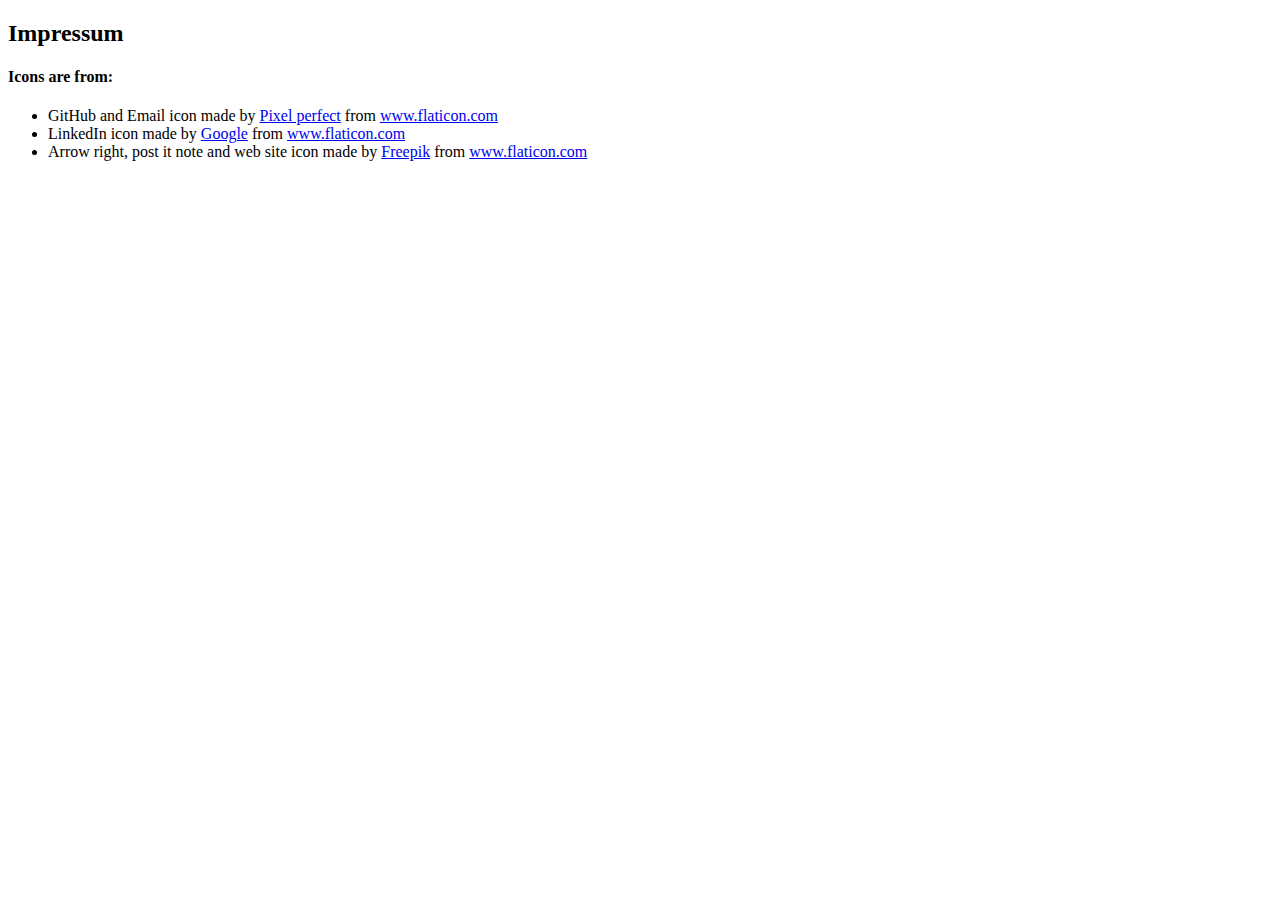
<file: impressum/index.html>
<!DOCTYPE html><html><head><meta charSet="utf-8"/><meta http-equiv="x-ua-compatible" content="ie=edge"/><meta name="viewport" content="width=device-width, initial-scale=1, shrink-to-fit=no"/><meta name="generator" content="Gatsby 2.28.2"/><title data-react-helmet="true"></title><script> (function() { function setTheme(theme) { if (theme === 'dark') { document.documentElement.className = 'dark'; } else { document.documentElement.className = ''; } window.__theme = theme; }; window.__setPreferredTheme = function(theme) { setTheme(theme); try { localStorage.setItem('preferred-theme', theme); } catch (e) {} }; var preferredTheme; try { preferredTheme = localStorage.getItem('preferred-theme'); } catch (e) {} window.__themeListeners = []; var darkQuery = window.matchMedia('(prefers-color-scheme: dark)'); darkQuery.addListener(function(e) { window.__setPreferredTheme(e.matches ? 'dark' : 'light'); window.__themeListeners.forEach(function(listener) { listener(); }); }); setTheme(preferredTheme || (darkQuery.matches ? 'dark' : 'light')); })(); </script><link as="script" rel="preload" href="/webpack-runtime-f6f1e45648152914e53c.js"/><link as="script" rel="preload" href="/framework-06f646d936b841f99ebd.js"/><link as="script" rel="preload" href="/app-eac00e4305739a295a85.js"/><link as="script" rel="preload" href="/component---src-pages-impressum-tsx-61bc6ba2740be03a2082.js"/><link as="fetch" rel="preload" href="/page-data\impressum\page-data.json" crossorigin="anonymous"/><link as="fetch" rel="preload" href="/page-data\app-data.json" crossorigin="anonymous"/></head><body><div id="___gatsby"><div style="outline:none" tabindex="-1" id="gatsby-focus-wrapper"><div><h2>Impressum</h2><h4>Icons are from:</h4><ul><li>GitHub and Email icon made by<!-- --> <a href="https://www.flaticon.com/authors/pixel-perfect" title="Pixel perfect">Pixel perfect</a> <!-- -->from<!-- --> <a href="https://www.flaticon.com/" title="Flaticon">www.flaticon.com</a></li><li>LinkedIn icon made by<!-- --> <a href="https://www.flaticon.com/de/autoren/google" title="Google">Google</a> <!-- -->from<!-- --> <a href="https://www.flaticon.com/de/" title="Flaticon">www.flaticon.com</a></li><li>Arrow right, post it note and web site icon made by<!-- --> <a href="https://www.freepik.com" title="Freepik">Freepik</a> <!-- -->from<!-- --> <a href="https://www.flaticon.com/" title="Flaticon">www.flaticon.com</a></li></ul></div></div><div id="gatsby-announcer" style="position:absolute;top:0;width:1px;height:1px;padding:0;overflow:hidden;clip:rect(0, 0, 0, 0);white-space:nowrap;border:0" aria-live="assertive" aria-atomic="true"></div></div><script id="gatsby-script-loader">/*<![CDATA[*/window.pagePath="/impressum/";/*]]>*/</script><script id="gatsby-chunk-mapping">/*<![CDATA[*/window.___chunkMapping={"polyfill":["/polyfill-92b076c0eec7a7a7a6c5.js"],"app":["/app-eac00e4305739a295a85.js"],"component---src-pages-impressum-tsx":["/component---src-pages-impressum-tsx-61bc6ba2740be03a2082.js"],"component---src-pages-index-tsx":["/component---src-pages-index-tsx-d81d169b3f8b29fb2d48.js"]};/*]]>*/</script><script src="/polyfill-92b076c0eec7a7a7a6c5.js" nomodule=""></script><script src="/component---src-pages-impressum-tsx-61bc6ba2740be03a2082.js" async=""></script><script src="/app-eac00e4305739a295a85.js" async=""></script><script src="/framework-06f646d936b841f99ebd.js" async=""></script><script src="/webpack-runtime-f6f1e45648152914e53c.js" async=""></script></body></html>
</file>
